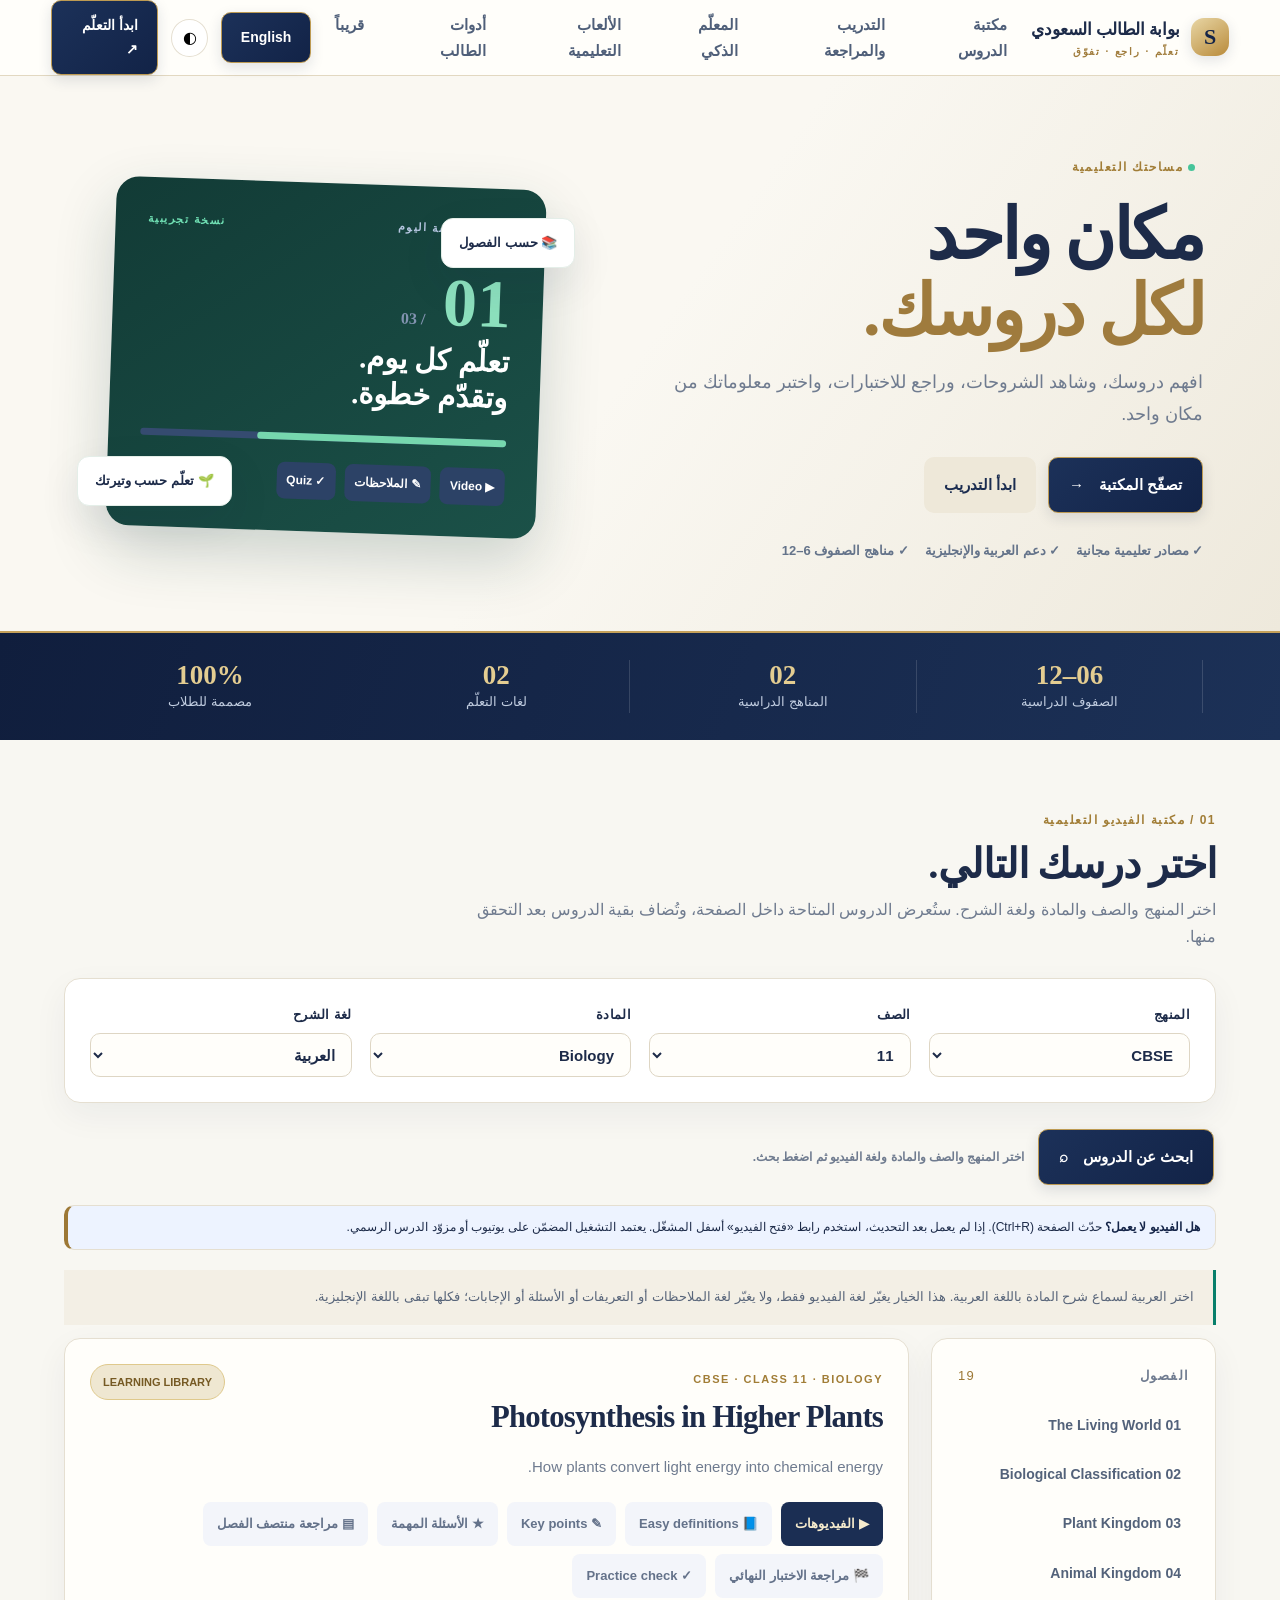
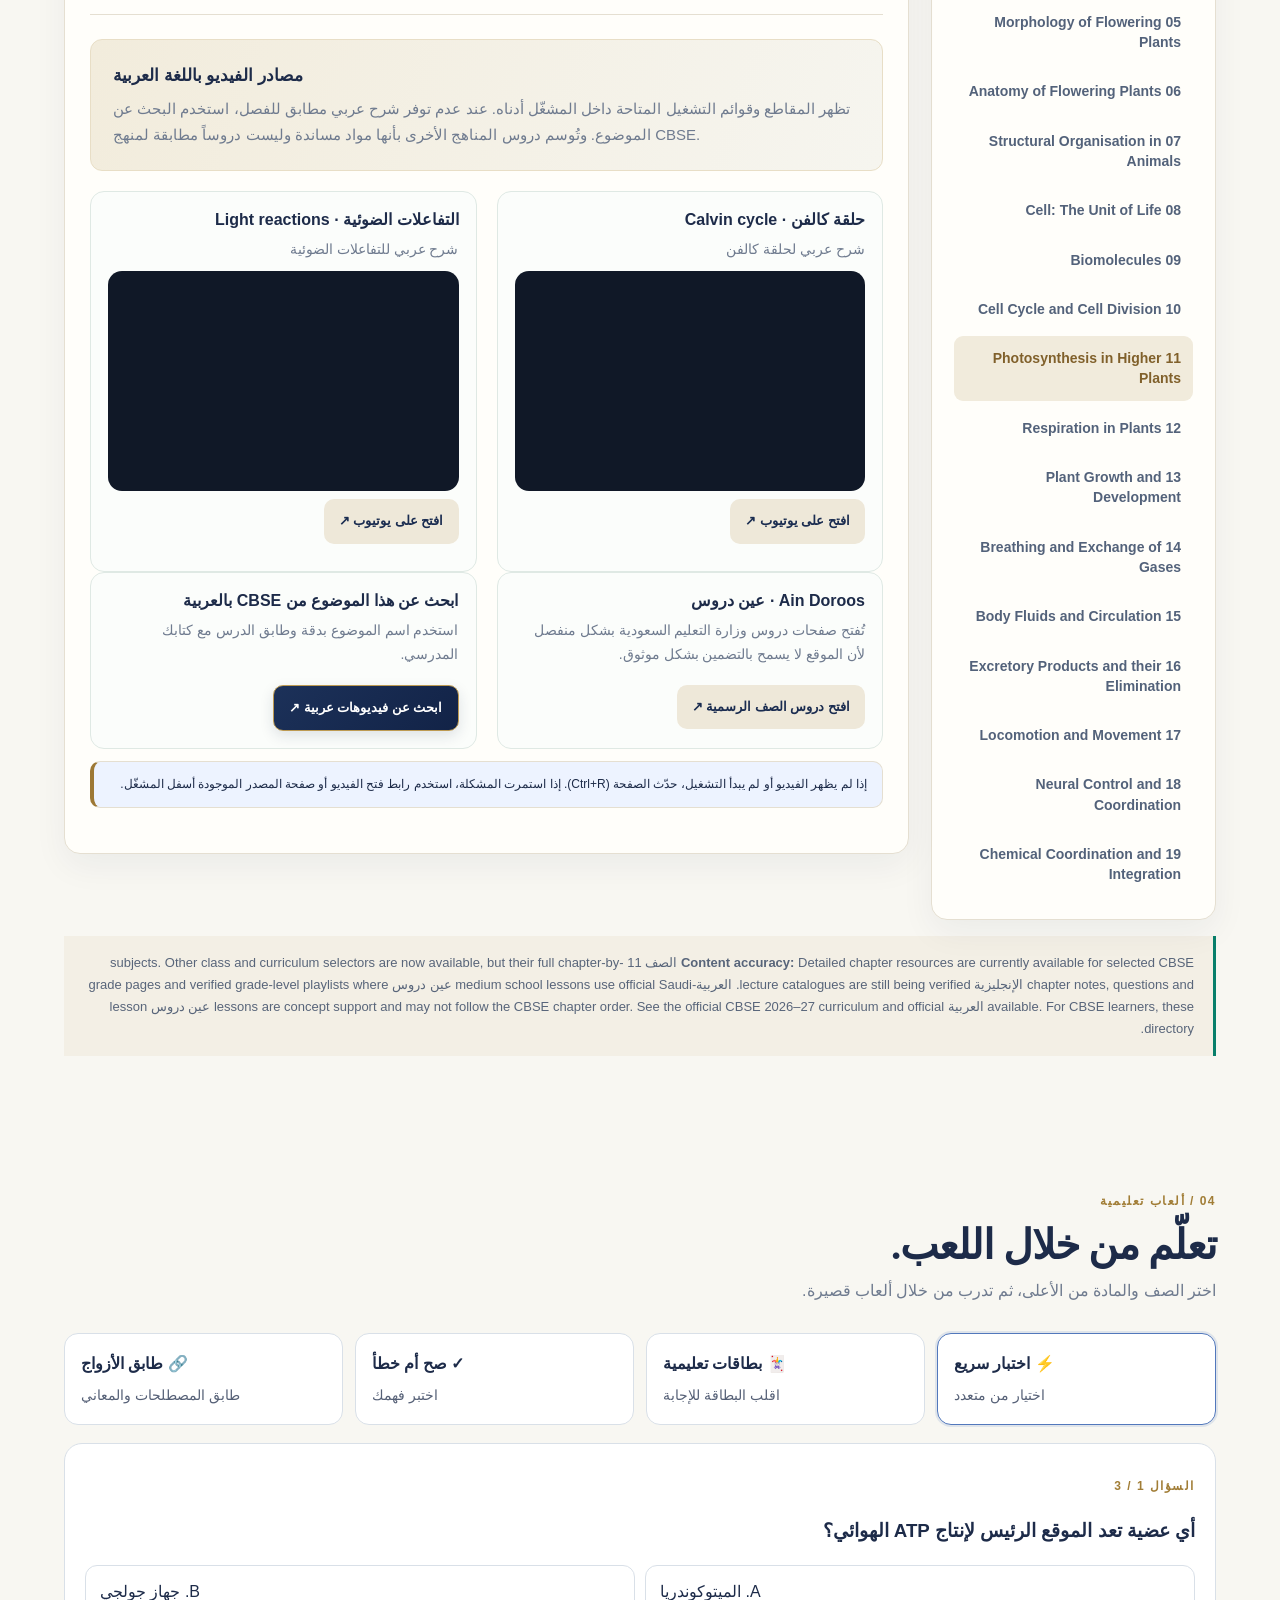
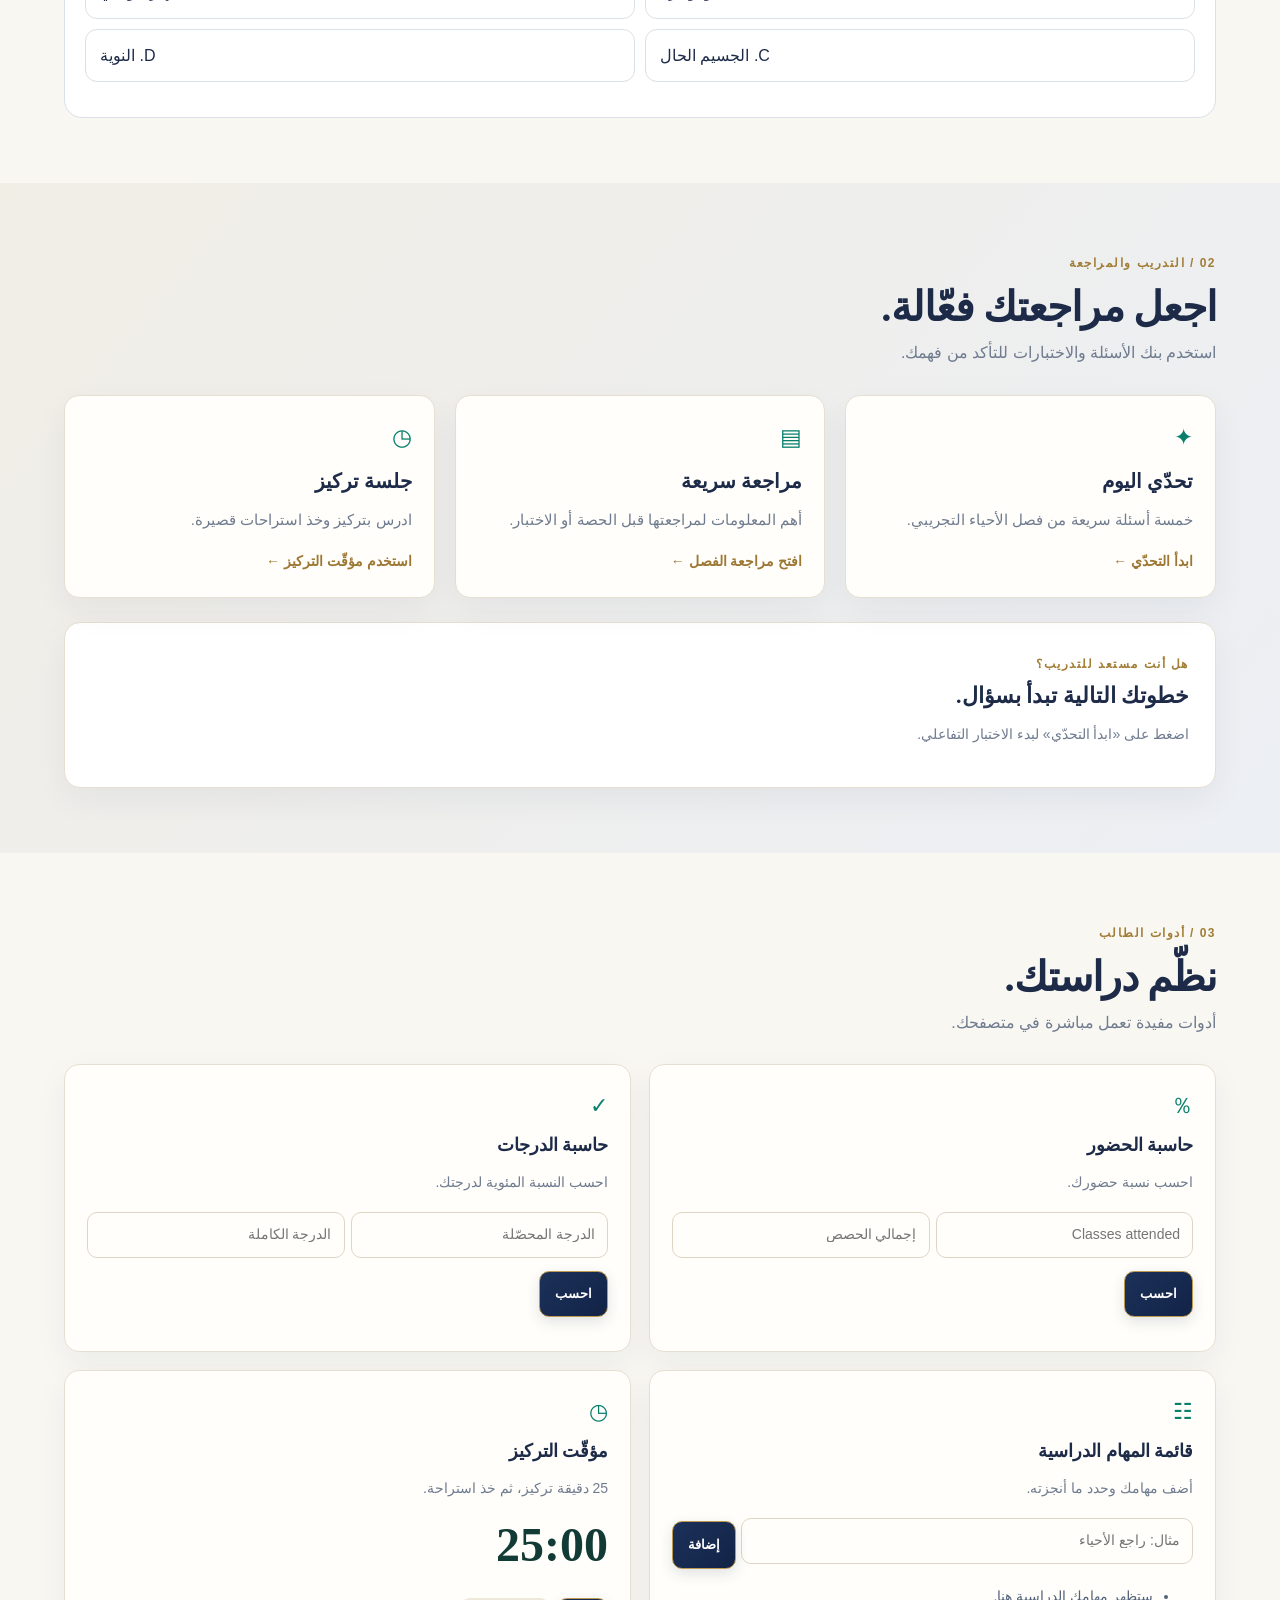
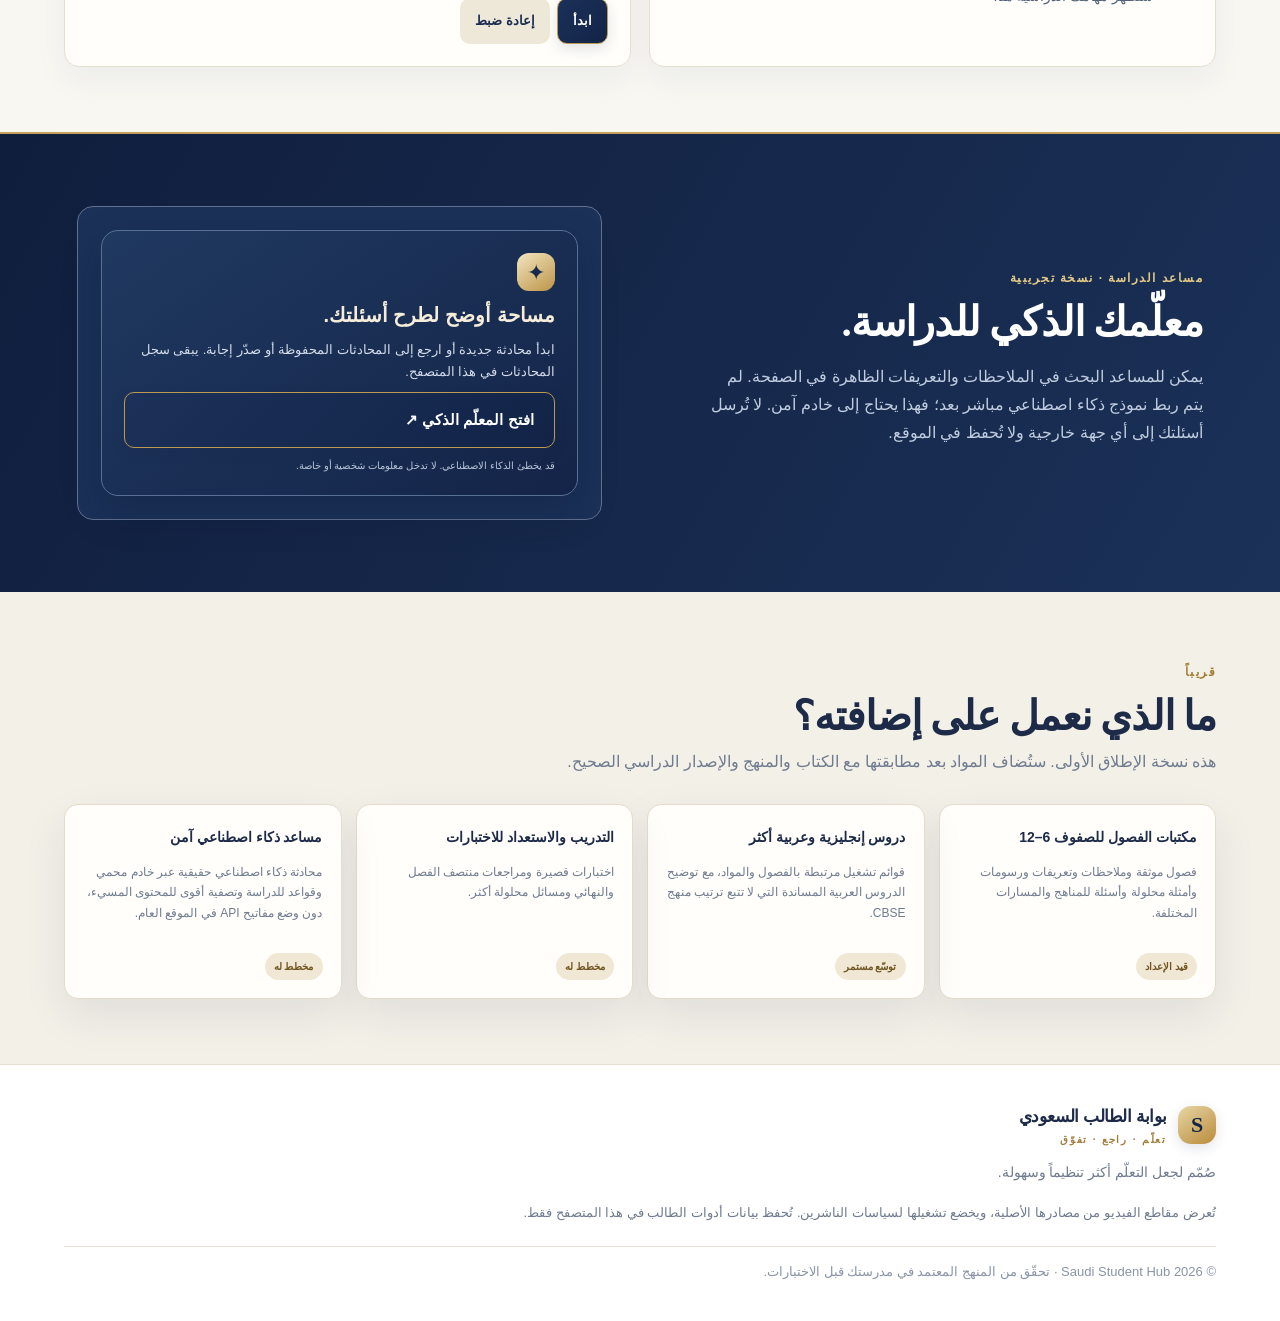
<file: index.html>
<!doctype html>
<html lang="ar" dir="rtl">
<head>
<script async src="https://pagead2.googlesyndication.com/pagead/js/adsbygoogle.js?client=ca-pub-2310351676273957"
     crossorigin="anonymous"></script>
<meta charset="utf-8"><meta name="viewport" content="width=device-width,initial-scale=1"><meta http-equiv="Content-Security-Policy" content="default-src 'self'; script-src 'self' https://pagead2.googlesyndication.com; style-src 'self' 'unsafe-inline'; font-src 'self' data:; img-src 'self' data: https:; frame-src https://www.youtube-nocookie.com https://youtube-nocookie.com https://www.youtube.com https://youtube.com https://www.ientv.edu.sa; connect-src 'self'; object-src 'none'; base-uri 'self'; form-action 'self'; upgrade-insecure-requests"><meta name="referrer" content="strict-origin-when-cross-origin">
<meta name="description" content="Saudi Student Hub: organised chapter lessons, embedded videos, notes, revision and practice.">
<title>بوابة الطالب السعودي | تعلّم وراجع وتفوّق</title><link rel="stylesheet" href="style.css">
</head>
<body>
<header class="topbar"><a class="brand" href="#home"><span class="brandmark">S</span><span>بوابة الطالب السعودي<small>تعلّم · راجع · تفوّق</small></span></a><nav><a href="#library">مكتبة الدروس</a><a href="#practice">التدريب والمراجعة</a><a href="ai-tutor.html?lang=ar">المعلّم الذكي</a><a href="#games">الألعاب التعليمية</a><a href="#tools">أدوات الطالب</a><a href="#comingSoon">قريباً</a></nav><div class="top-actions"><a class="primary-link" href="index-en.html">English</a><button id="themeToggle" class="icon-btn" aria-label="تغيير المظهر">◐</button><a class="primary-link" href="#library">ابدأ التعلّم ↗</a></div></header>
<main id="home">
<section class="hero"><div class="hero-copy"><span class="eyebrow"><i></i> مساحتك التعليمية</span><h1>مكان واحد<br><em>لكل دروسك.</em></h1><p>افهم دروسك، وشاهد الشروحات، وراجع للاختبارات، واختبر معلوماتك من مكان واحد.</p><div class="hero-actions"><a class="btn primary" href="#library">تصفّح المكتبة <b>→</b></a><a class="btn secondary" href="#practice">ابدأ التدريب</a></div><div class="hero-meta"><span>✓ مصادر تعليمية مجانية</span><span>✓ دعم العربية والإنجليزية</span><span>✓ مناهج الصفوف 6–12</span></div></div><div class="hero-art"><div class="art-card"><div class="art-head"><span>✦ خطة دراسة اليوم</span><span class="status">نسخة تجريبية</span></div><div class="art-number">01 <small>/ 03</small></div><h3>تعلّم كل يوم.<br>وتقدّم خطوة.</h3><div class="art-progress"><span></span></div><div class="art-tags"><b>▶ Video</b><b>✎ Notes</b><b>✓ Quiz</b></div></div><div class="bubble bubble-one">📚 حسب الفصول</div><div class="bubble bubble-two">🌱 تعلّم حسب وتيرتك</div></div></section>
<section class="stats"><div><b>06–12</b><span>الصفوف الدراسية</span></div><div><b>02</b><span>المناهج الدراسية</span></div><div><b>02</b><span>لغات التعلّم</span></div><div><b>100%</b><span>مصممة للطلاب</span></div></section>
<section id="library" class="section"><div class="section-title"><div><span class="eyebrow">01 / مكتبة الفيديو التعليمية</span><h2>اختر درسك التالي.</h2><p>اختر المنهج والصف والمادة ولغة الشرح. ستُعرض الدروس المتاحة داخل الصفحة، وتُضاف بقية الدروس بعد التحقق منها.</p></div></div>
<div class="selector-panel"><label>المنهج<select id="curriculum"><option value="CBSE">CBSE</option><option value="Saudi curriculum">المنهج السعودي</option></select></label><label>الصف<select id="classSelect"><option>6</option><option>7</option><option>8</option><option>9</option><option>10</option><option selected>11</option><option>12</option></select></label><label id="saudiPathwayLabel" hidden>المسار الدراسي<select id="saudiPathwaySelect"><option value="Common First Year">السنة الأولى المشتركة</option><option value="General Pathway">المسار العام</option><option value="Health and Life Pathway">مسار الصحة والحياة</option><option value="Islamic Studies Pathway">مسار الدراسات الإسلامية</option><option value="Business Administration Pathway">مسار إدارة الأعمال</option><option value="Computer Science and Engineering Pathway">مسار علوم الحاسب والهندسة</option></select></label><label>المادة<select id="subjectSelect"><option>Biology</option><option>Chemistry</option><option>Physics</option><option>Mathematics</option><option value="English">الإنجليزية</option><option value="Arabic">العربية</option></select></label><label>لغة الشرح<select id="languageSelect"><option value="English">الإنجليزية</option><option value="Arabic">العربية</option></select></label></div><div class="selector-search-row"><button id="searchLessons" class="btn primary" type="button">ابحث عن الدروس <span aria-hidden="true">⌕</span></button><p id="searchStatus" class="search-status" role="status" aria-live="polite">اختر المنهج والصف والمادة ولغة الفيديو ثم اضغط بحث.</p></div>
<p class="video-refresh-note" role="note"><b>هل الفيديو لا يعمل؟</b> حدّث الصفحة (Ctrl+R). إذا لم يعمل بعد التحديث، استخدم رابط «فتح الفيديو» أسفل المشغّل. يعتمد التشغيل المضمّن على يوتيوب أو مزوّد الدرس الرسمي.</p>
<p class="scope-note">اختر العربية لسماع شرح المادة باللغة العربية. هذا الخيار يغيّر لغة الفيديو فقط، ولا يغيّر لغة الملاحظات أو التعريفات أو الأسئلة أو الإجابات؛ فكلها تبقى باللغة الإنجليزية.</p>
<div class="learning-layout"><aside class="chapter-panel"><div class="panel-heading"><b>الفصول</b><span id="chapterCount">08</span></div><div id="chapterList"></div></aside><article id="chapterArea" class="chapter-area" aria-live="polite"></article></div>
<div class="scope-note"><b>Content accuracy:</b> Detailed chapter resources are currently available for selected CBSE الصف 11 subjects. Other class and curriculum selectors are now available, but their full chapter-by-chapter notes, questions and الإنجليزية lecture catalogues are still being verified. العربية-medium school lessons use official Saudi عين دروس grade pages and verified grade-level playlists where available. For CBSE learners, these العربية lessons are concept support and may not follow the CBSE chapter order. See the <a href="https://cbseacademic.nic.in/curriculum_2027.html" target="_blank" rel="noopener">official CBSE 2026–27 curriculum</a> and <a href="https://www.ientv.edu.sa/ar/doros" target="_blank" rel="noopener">official عين دروس lesson directory</a>.</div>
</section>
<section id="practice" class="section practice-section"><div class="section-title"><div><span class="eyebrow">02 / التدريب والمراجعة</span><h2>اجعل مراجعتك فعّالة.</h2><p>استخدم بنك الأسئلة والاختبارات للتأكد من فهمك.</p></div></div><div class="practice-grid"><div class="practice-card"><span class="card-icon">✦</span><h3>تحدّي اليوم</h3><p>خمسة أسئلة سريعة من فصل الأحياء التجريبي.</p><button class="text-btn" id="dailyQuiz">ابدأ التحدّي ←</button></div><div class="practice-card"><span class="card-icon">▤</span><h3>مراجعة سريعة</h3><p>أهم المعلومات لمراجعتها قبل الحصة أو الاختبار.</p><a class="text-btn" href="#library">افتح مراجعة الفصل ←</a></div><div class="practice-card"><span class="card-icon">◷</span><h3>جلسة تركيز</h3><p>ادرس بتركيز وخذ استراحات قصيرة.</p><a class="text-btn" href="#tools">استخدم مؤقّت التركيز ←</a></div></div><div id="quizArea" class="quiz-area"><div><span class="eyebrow">هل أنت مستعد للتدريب؟</span><h3>خطوتك التالية تبدأ بسؤال.</h3><p>اضغط على «ابدأ التحدّي» لبدء الاختبار التفاعلي.</p></div></div></section>
<section id="tools" class="section tools-section"><div class="section-title"><div><span class="eyebrow">03 / أدوات الطالب</span><h2>نظّم دراستك.</h2><p>أدوات مفيدة تعمل مباشرة في متصفحك.</p></div></div><div class="tools-grid"><div class="tool-card"><span class="tool-symbol">％</span><h3>حاسبة الحضور</h3><p>احسب نسبة حضورك.</p><div class="two-inputs"><input id="attended" type="number" min="0" placeholder="Classes attended"><input id="total" type="number" min="1" placeholder="إجمالي الحصص"></div><button class="btn primary small" id="attendanceBtn">احسب</button><output id="attendanceResult"></output></div><div class="tool-card"><span class="tool-symbol">✓</span><h3>حاسبة الدرجات</h3><p>احسب النسبة المئوية لدرجتك.</p><div class="two-inputs"><input id="marks" type="number" min="0" placeholder="الدرجة المحصّلة"><input id="outOf" type="number" min="1" placeholder="الدرجة الكاملة"></div><button class="btn primary small" id="marksBtn">احسب</button><output id="marksResult"></output></div><div class="tool-card"><span class="tool-symbol">☷</span><h3>قائمة المهام الدراسية</h3><p>أضف مهامك وحدد ما أنجزته.</p><form id="taskForm" class="task-form"><input id="taskInput" placeholder="مثال: راجع الأحياء" maxlength="80" required><button class="btn primary small">إضافة</button></form><ul id="taskList"></ul></div><div class="tool-card"><span class="tool-symbol">◷</span><h3>مؤقّت التركيز</h3><p>25 دقيقة تركيز، ثم خذ استراحة.</p><div id="timer">25:00</div><div class="timer-buttons"><button id="timerStart" class="btn primary small">ابدأ</button><button id="timerReset" class="btn secondary small">إعادة ضبط</button></div></div></div></section>
<section class="assistant"><div><span class="eyebrow">مساعد الدراسة · نسخة تجريبية</span><h2>افهم الدرس الذي تذاكره.</h2><p>يمكن للمساعد البحث في الملاحظات والتعريفات الظاهرة في الصفحة. لم يتم ربط نموذج ذكاء اصطناعي مباشر بعد؛ فهذا يحتاج إلى خادم آمن. لا تُرسل أسئلتك إلى أي جهة خارجية ولا تُحفظ في الموقع.</p></div>
<div class="chat-preview" id="studyAssistant"><div class="chat-title">✦ مساعد الدراسة <small>يعمل محلياً · بحث داخل الدرس</small></div>
<form id="assistantForm" class="assistant-form"><label for="assistantInput">اكتب سؤالاً عن الفصل المحدد</label><textarea id="assistantInput" maxlength="500" rows="3" placeholder="Example: What is photosynthesis?"></textarea><button class="btn primary small" type="submit">اسأل المساعد</button></form>
<p id="assistantOutput" class="assistant-output" role="status" aria-live="polite">اختر فصلاً وافتح الملاحظات أو التعريفات، ثم اسأل عن مصطلح أو فكرة. ستكون الإجابات التعليمية باللغة الإنجليزية.</p>
<small class="assistant-safety">للدراسة فقط. تُحظر العبارات المسيئة الشائعة. لا تكتب كلمات المرور أو المعلومات الشخصية.</small></div></section>
<section class="section roadmap" id="comingSoon"><div class="section-title"><div><span class="eyebrow">قريباً</span><h2>ما الذي نعمل على إضافته؟</h2><p>هذه نسخة الإطلاق الأولى. ستُضاف المواد بعد مطابقتها مع الكتاب والمنهج والإصدار الدراسي الصحيح.</p></div></div>
<div class="roadmap-grid">
<article class="roadmap-card"><b>مكتبات الفصول للصفوف 6–12</b><p>فصول موثقة وملاحظات وتعريفات ورسومات وأمثلة محلولة وأسئلة للمناهج والمسارات المختلفة.</p><span>قيد الإعداد</span></article>
<article class="roadmap-card"><b>دروس إنجليزية وعربية أكثر</b><p>قوائم تشغيل مرتبطة بالفصول والمواد، مع توضيح الدروس العربية المساندة التي لا تتبع ترتيب منهج CBSE.</p><span>توسّع مستمر</span></article>
<article class="roadmap-card"><b>التدريب والاستعداد للاختبارات</b><p>اختبارات قصيرة ومراجعات منتصف الفصل والنهائي ومسائل محلولة أكثر.</p><span>مخطط له</span></article>
<article class="roadmap-card"><b>مساعد ذكاء اصطناعي آمن</b><p>محادثة ذكاء اصطناعي حقيقية عبر خادم محمي وقواعد للدراسة وتصفية أقوى للمحتوى المسيء، دون وضع مفاتيح API في الموقع العام.</p><span>مخطط له</span></article>
</div></section>
</main><footer><a class="brand" href="#home"><span class="brandmark">S</span><span>بوابة الطالب السعودي<small>تعلّم · راجع · تفوّق</small></span></a><p>صُمّم لجعل التعلّم أكثر تنظيماً وسهولة.</p><small>تُعرض مقاطع الفيديو من مصادرها الأصلية، ويخضع تشغيلها لسياسات الناشرين. تُحفظ بيانات أدوات الطالب في هذا المتصفح فقط.</small><div class="footer-bottom">© <span id="year"></span> Saudi Student Hub · تحقّق من المنهج المعتمد في مدرستك قبل الاختبارات.</div></footer>
<script src="script.js"></script>
<script src="curriculum-expansion.js"></script>
<script src="student-features.js"></script></body></html>
</file>
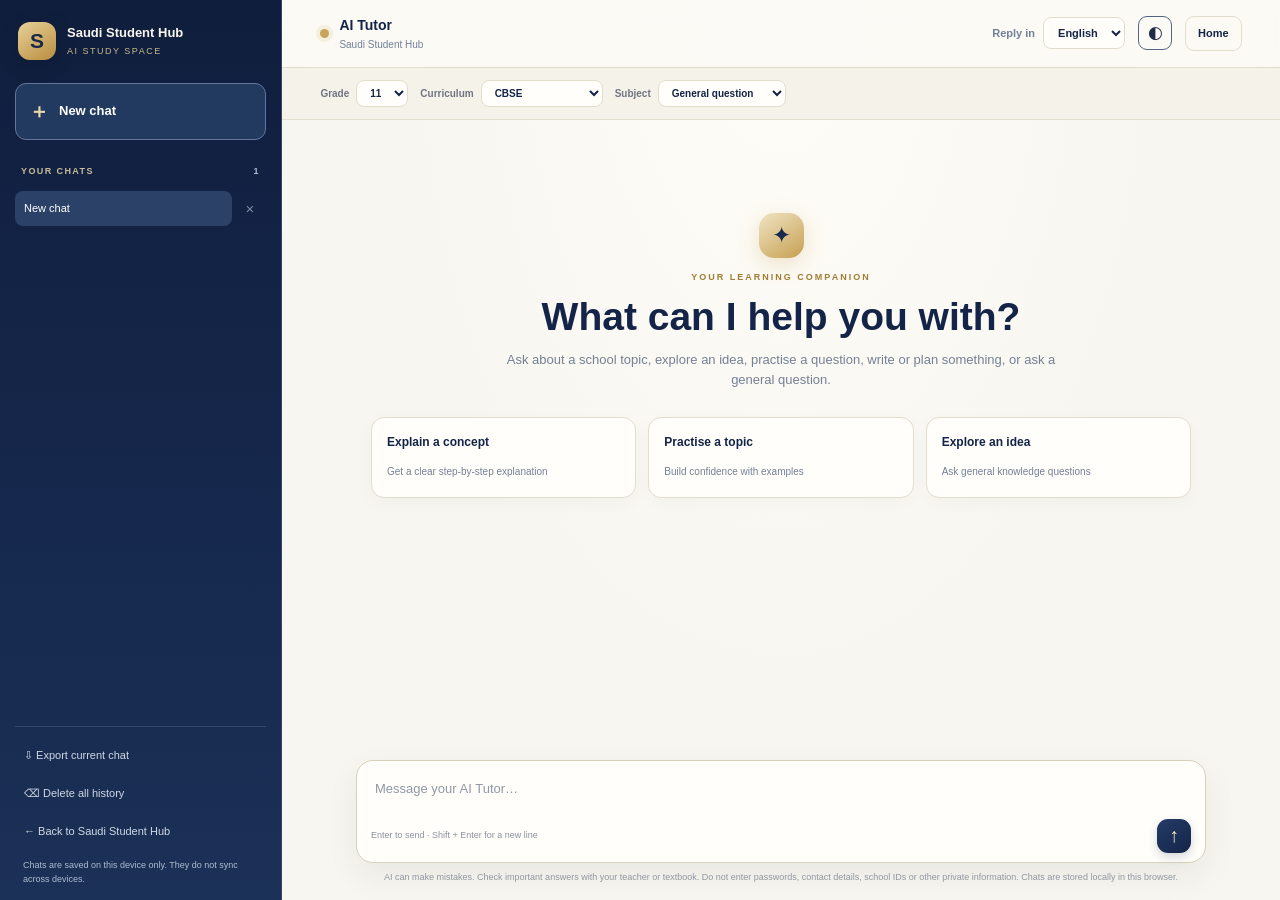
<file: ai-tutor.html>
<!doctype html>
<html lang="en" dir="ltr">
<head>
<meta charset="utf-8"><meta name="viewport" content="width=device-width, initial-scale=1">
<meta http-equiv="Content-Security-Policy" content="default-src 'self'; script-src 'self'; style-src 'self' 'unsafe-inline'; img-src 'self' data:; connect-src 'self'; object-src 'none'; base-uri 'self'; form-action 'self'; upgrade-insecure-requests">
<meta name="referrer" content="strict-origin-when-cross-origin">
<meta name="description" content="Chat with the Saudi Student Hub AI Tutor in English or Arabic.">
<title>AI Tutor | Saudi Student Hub</title><link rel="stylesheet" href="tutor.css">
</head>
<body class="tutor-page">
<div class="app-shell">
<aside class="sidebar" id="sidebar">
  <div class="sidebar-top"><a class="side-brand" href="index-en.html"><span class="brand-icon">S</span><span><b>Saudi Student Hub</b><small>AI STUDY SPACE</small></span></a><button class="icon-button mobile-close" id="closeSidebar" type="button">×</button></div>
  <button class="new-chat-button" id="newChat" type="button"><span>＋</span> New chat</button>
  <div class="history-heading"><span>YOUR CHATS</span><span id="historyCount">0</span></div>
  <div class="history-list" id="historyList" aria-label="Saved conversations"></div>
  <div class="sidebar-bottom"><button class="sidebar-action" id="exportChat" type="button">⇩ Export current chat</button><button class="sidebar-action danger" id="clearHistory" type="button">⌫ Delete all history</button><a class="sidebar-home" href="index-en.html">← Back to Saudi Student Hub</a><p class="local-save-note">Chats are saved on this device only. They do not sync across devices.</p></div>
</aside>
<main class="chat-main">
  <header class="chat-topbar"><div class="topbar-left"><button class="icon-button mobile-menu" id="openSidebar" type="button">☰</button><div class="page-identity"><span class="gold-dot"></span><span>AI Tutor <small>Saudi Student Hub</small></span></div></div>
    <div class="topbar-actions"><label class="language-control"><span>Reply in</span><select id="answerLanguage"><option value="English">English</option><option value="Arabic">العربية</option></select></label><button class="icon-button" id="themeToggle" type="button">◐</button><a class="home-link" href="index-en.html">Home</a></div>
  </header>
  <section class="context-bar" aria-label="Optional learning context">
    <label>Grade <select id="tutorGrade"><option>6</option><option>7</option><option>8</option><option>9</option><option>10</option><option selected>11</option><option>12</option></select></label>
    <label>Curriculum <select id="tutorCurriculum"><option>CBSE</option><option>Saudi curriculum</option><option>General question</option></select></label>
    <label>Subject <select id="tutorSubject"><option>General question</option><option>Biology</option><option>Chemistry</option><option>Physics</option><option>Mathematics</option><option>English</option><option>Arabic</option><option>Computer Science</option></select></label>
  </section>
  <section class="conversation-area" id="conversationArea">
    <div class="welcome-panel" id="welcomePanel"><div class="welcome-emblem">✦</div><p class="eyebrow">YOUR LEARNING COMPANION</p><h1>What can I help you with?</h1><p class="welcome-copy">Ask about a school topic, explore an idea, practise a question, write or plan something, or ask a general question.</p>
      <div class="prompt-cards"><button class="prompt-card" type="button" data-prompt="Explain the equilibrium constant Kc and Kp, with a worked example."><b>Explain a concept</b><span>Get a clear step-by-step explanation</span></button><button class="prompt-card" type="button" data-prompt="Give me five practice questions about photosynthesis, with answers at the end."><b>Practise a topic</b><span>Build confidence with examples</span></button><button class="prompt-card" type="button" data-prompt="Explain black holes in simple language."><b>Explore an idea</b><span>Ask general knowledge questions</span></button></div>
    </div>
    <div class="messages" id="messages" aria-live="polite"></div>
  </section>
  <footer class="composer-wrap"><form class="composer" id="chatForm"><textarea id="chatInput" rows="1" maxlength="3000" placeholder="Message your AI Tutor…" aria-label="Message your AI Tutor"></textarea><div class="composer-bottom"><span class="composer-hint">Enter to send · Shift + Enter for a new line</span><button class="send-button" id="sendButton" type="submit" aria-label="Send message">↑</button></div></form><p class="disclaimer">AI can make mistakes. Check important answers with your teacher or textbook. Do not enter passwords, contact details, school IDs or other private information. Chats are stored locally in this browser.</p></footer>
</main>
</div>
<div class="mobile-scrim" id="mobileScrim"></div>
<script src="tutor-app.js"></script>
</body></html>
</file>
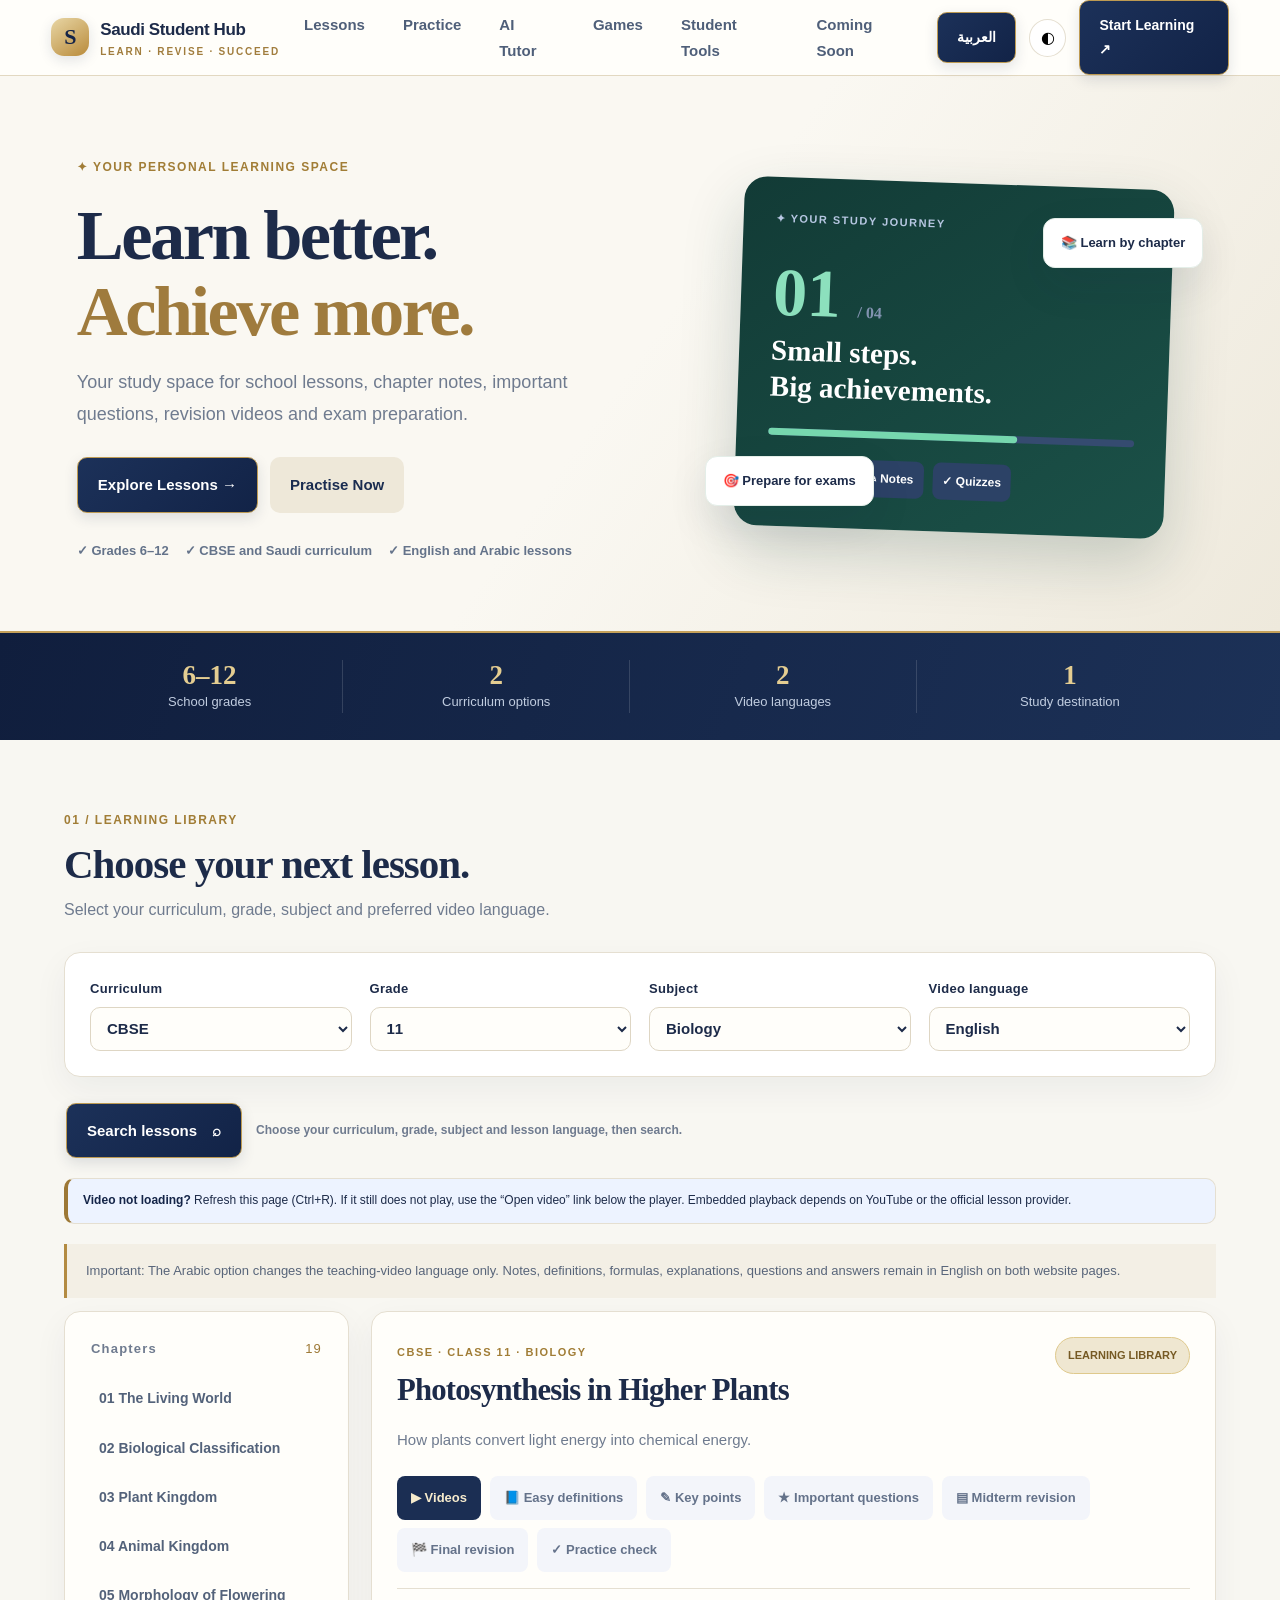
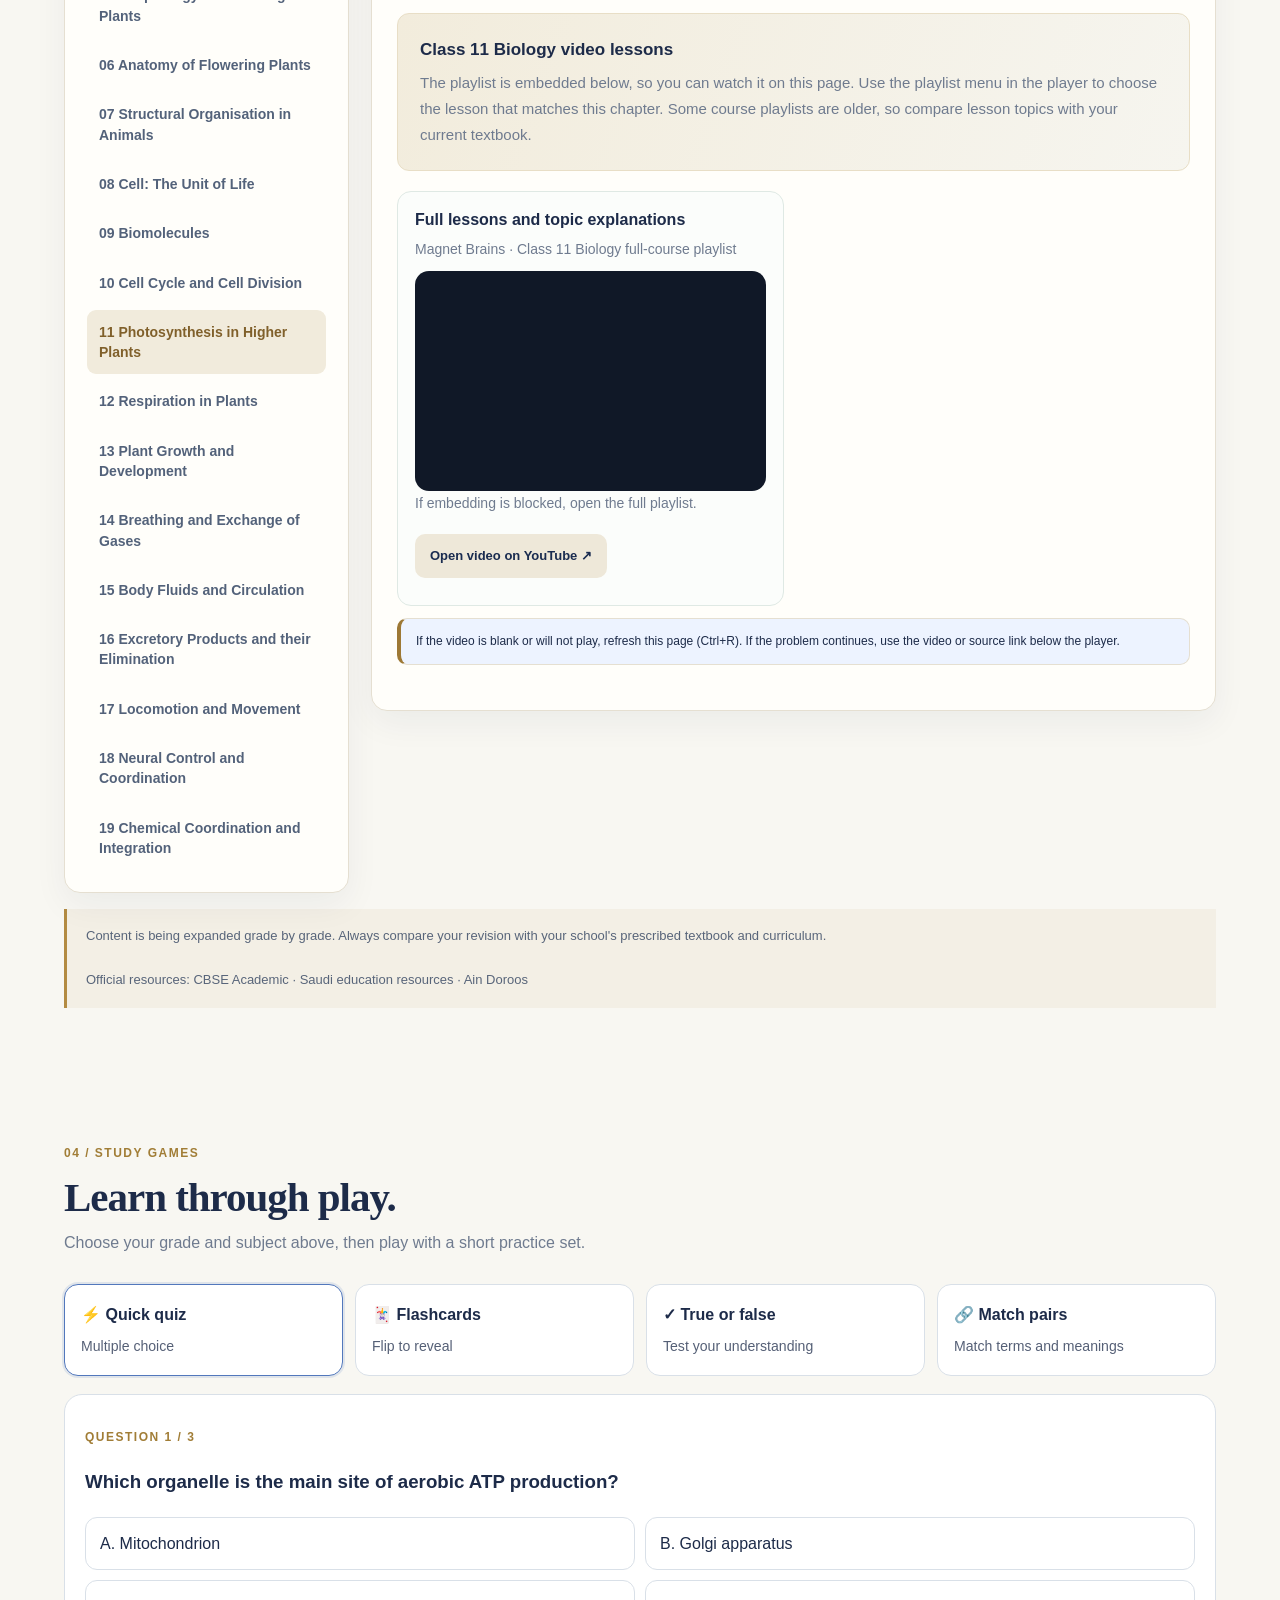
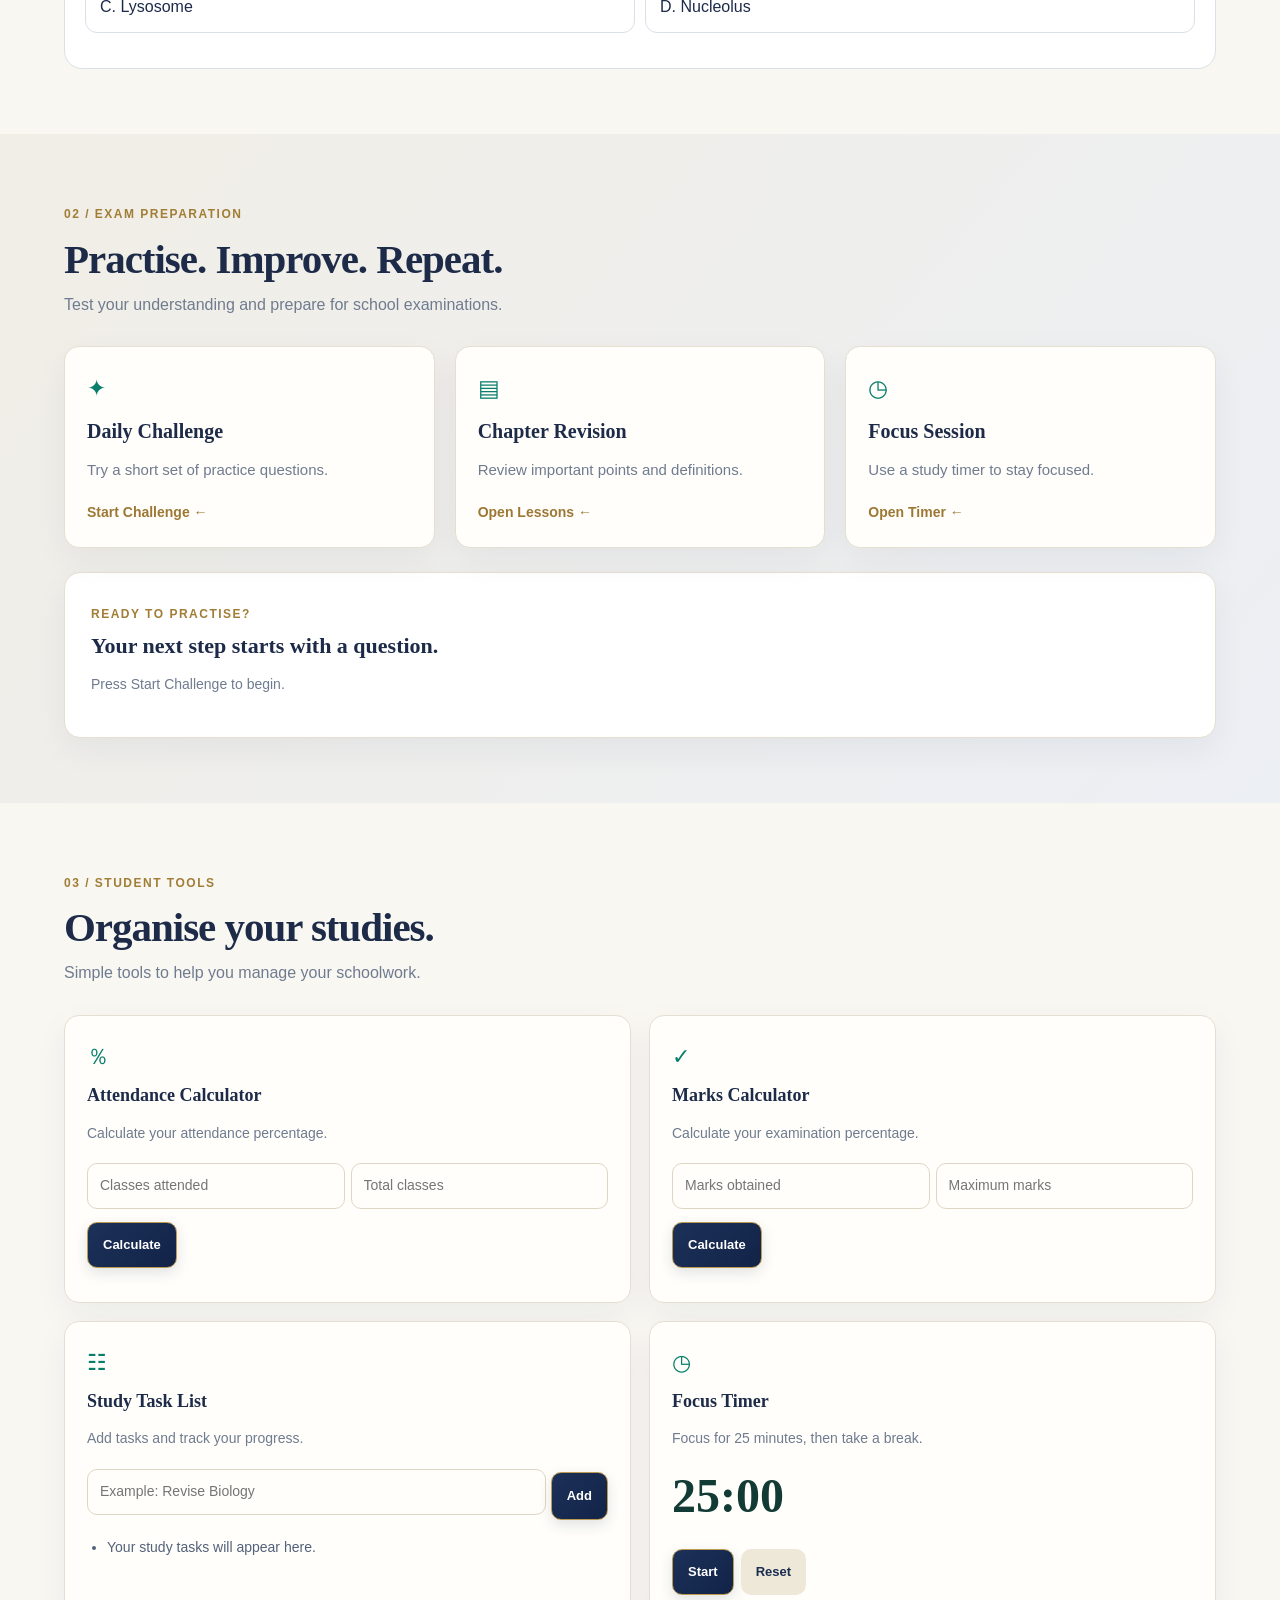
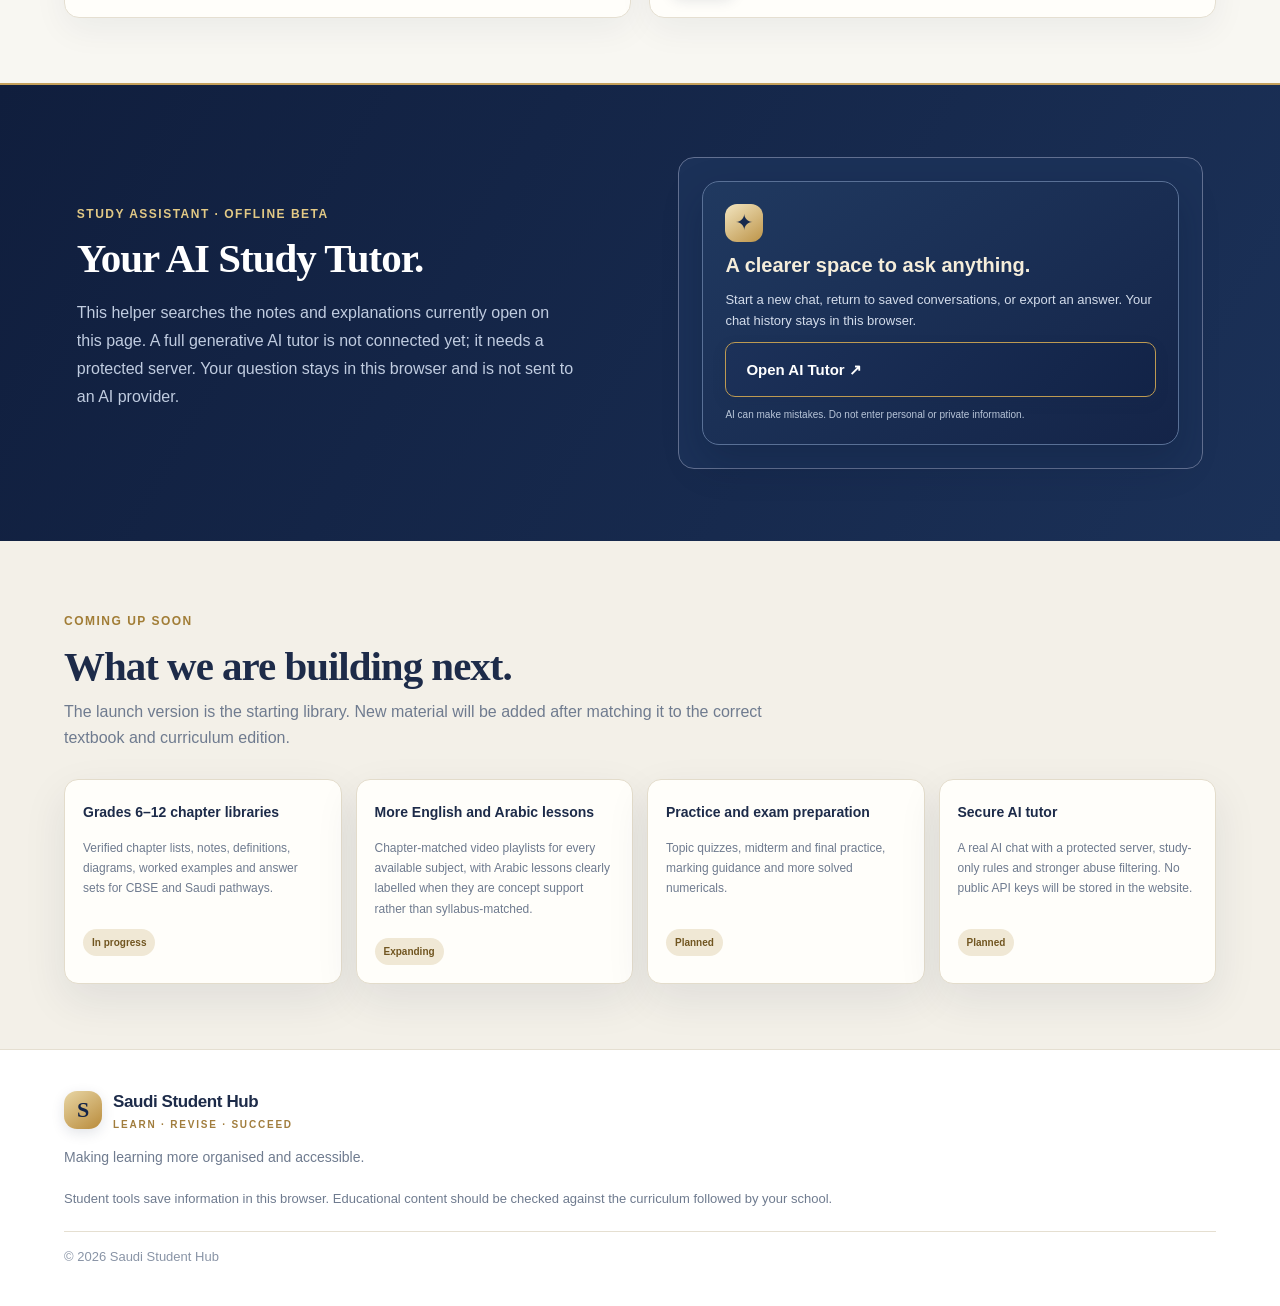
<file: index-en.html>
<!DOCTYPE html>
<html lang="en" dir="ltr">
<head>
  <script async src="https://pagead2.googlesyndication.com/pagead/js/adsbygoogle.js?client=ca-pub-2310351676273957"
     crossorigin="anonymous"></script>
  <meta charset="UTF-8">
  <meta name="viewport" content="width=device-width, initial-scale=1.0">
  <meta http-equiv="Content-Security-Policy" content="default-src 'self'; script-src 'self' https://pagead2.googlesyndication.com; style-src 'self' 'unsafe-inline'; font-src 'self' data:; img-src 'self' data: https:; frame-src https://www.youtube-nocookie.com https://youtube-nocookie.com https://www.youtube.com https://youtube.com https://www.ientv.edu.sa; connect-src 'self'; object-src 'none'; base-uri 'self'; form-action 'self'; upgrade-insecure-requests">
  <meta name="referrer" content="strict-origin-when-cross-origin">
  <meta name="description" content="Saudi Student Hub — lessons, notes, revision, quizzes and student tools for Grades 6–12.">
  <title>Saudi Student Hub | Learn, Revise, Succeed</title>
  <link rel="stylesheet" href="style.css">
</head>
<body>

<header class="topbar">
  <a class="brand" href="#home">
    <span class="brandmark">S</span>
    <span>Saudi Student Hub<small>LEARN · REVISE · SUCCEED</small></span>
  </a>

  <nav>
    <a href="#library">Lessons</a>
    <a href="#practice">Practice</a>
    <a href="ai-tutor.html">AI Tutor</a>
    <a href="#games">Games</a>
    <a href="#tools">Student Tools</a>
    <a href="#comingSoon">Coming Soon</a>
  </nav>

  <div class="top-actions">
    <a class="primary-link" href="index.html">العربية</a>
    <button id="themeToggle" class="icon-btn" aria-label="Toggle dark mode">◐</button>
    <a class="primary-link" href="#library">Start Learning ↗</a>
  </div>
</header>

<main id="home">

  <section class="hero">
    <div class="hero-copy">
      <span class="eyebrow">✦ YOUR PERSONAL LEARNING SPACE</span>
      <h1>Learn better.<br><em>Achieve more.</em></h1>
      <p>
        Your study space for school lessons, chapter notes, important
        questions, revision videos and exam preparation.
      </p>
      <div class="hero-actions">
        <a class="btn primary" href="#library">Explore Lessons →</a>
        <a class="btn secondary" href="#practice">Practise Now</a>
      </div>
      <div class="hero-meta">
        <span>✓ Grades 6–12</span>
        <span>✓ CBSE and Saudi curriculum</span>
        <span>✓ English and Arabic lessons</span>
      </div>
    </div>

    <div class="hero-art">
      <div class="art-card">
        <div class="art-head">
          <span>✦ YOUR STUDY JOURNEY</span>
          <span class="status">BETA LIVE</span>
        </div>
        <div class="art-number">01 <small>/ 04</small></div>
        <h3>Small steps.<br>Big achievements.</h3>
        <div class="art-progress"><span></span></div>
        <div class="art-tags">
          <b>▶ Lessons</b><b>✎ Notes</b><b>✓ Quizzes</b>
        </div>
      </div>
      <div class="bubble bubble-one">📚 Learn by chapter</div>
      <div class="bubble bubble-two">🎯 Prepare for exams</div>
    </div>
  </section>

  <section class="stats">
    <div><b>6–12</b><span>School grades</span></div>
    <div><b>2</b><span>Curriculum options</span></div>
    <div><b>2</b><span>Video languages</span></div>
    <div><b>1</b><span>Study destination</span></div>
  </section>

  <!-- LESSON LIBRARY -->
  <section id="library" class="section">
    <div class="section-title">
      <div>
        <span class="eyebrow">01 / LEARNING LIBRARY</span>
        <h2>Choose your next lesson.</h2>
        <p>Select your curriculum, grade, subject and preferred video language.</p>
      </div>
    </div>

    <div class="selector-panel">
      <label>
        Curriculum
        <select id="curriculum">
          <option value="CBSE">CBSE</option>
          <option value="Saudi curriculum">Saudi curriculum</option>
        </select>
      </label>

      <label>
        Grade
        <select id="classSelect">
          <option>6</option><option>7</option><option>8</option>
          <option>9</option><option>10</option>
          <option selected>11</option><option>12</option>
        </select>
      </label>
      <label id="saudiPathwayLabel" hidden>
        Saudi secondary pathway
        <select id="saudiPathwaySelect">
          <option value="Common First Year">Common First Year</option>
          <option value="General Pathway">General Pathway</option>
          <option value="Health and Life Pathway">Health and Life Pathway</option>
          <option value="Islamic Studies Pathway">Islamic Studies Pathway</option>
          <option value="Business Administration Pathway">Business Administration Pathway</option>
          <option value="Computer Science and Engineering Pathway">Computer Science and Engineering Pathway</option>
        </select>
      </label>

      <label>
        Subject
        <select id="subjectSelect">
          <option>Biology</option>
          <option>Chemistry</option>
          <option>Physics</option>
          <option>Mathematics</option>
          <option>English</option>
          <option>Arabic</option>
        </select>
      </label>

      <label>
        Video language
        <select id="languageSelect">
          <option value="English">English</option>
          <option value="Arabic">Arabic</option>
        </select>
      </label>
    </div>
    <div class="selector-search-row"><button id="searchLessons" class="btn primary" type="button">Search lessons <span aria-hidden="true">⌕</span></button><p id="searchStatus" class="search-status" role="status" aria-live="polite">Choose your curriculum, grade, subject and lesson language, then search.</p></div>
    <p class="video-refresh-note" role="note"><b>Video not loading?</b> Refresh this page (Ctrl+R). If it still does not play, use the “Open video” link below the player. Embedded playback depends on YouTube or the official lesson provider.</p>

    <p class="scope-note">
      Important: The Arabic option changes the teaching-video language only.
      Notes, definitions, formulas, explanations, questions and answers remain
      in English on both website pages.
    </p>

    <div class="learning-layout">
      <aside class="chapter-panel">
        <div class="panel-heading">
          <b>Chapters</b>
          <span id="chapterCount">—</span>
        </div>
        <div id="chapterList"></div>
      </aside>

      <article id="chapterArea" class="chapter-area" aria-live="polite">
        <h3>Choose a subject to begin</h3>
        <p>Your available chapters and lessons will appear here.</p>
      </article>
    </div>

    <div class="scope-note">
      Content is being expanded grade by grade. Always compare your revision
      with your school's prescribed textbook and curriculum.
      <br><br>
      Official resources:
      <a href="https://cbseacademic.nic.in/" target="_blank" rel="noopener">CBSE Academic</a>
      ·
      <a href="https://www.ien.edu.sa/" target="_blank" rel="noopener">Saudi education resources</a>
      ·
      <a href="https://www.ientv.edu.sa/ar/doros" target="_blank" rel="noopener">Ain Doroos</a>
    </div>
  </section>

  <!-- PRACTICE -->
  <section id="practice" class="section practice-section">
    <div class="section-title">
      <div>
        <span class="eyebrow">02 / EXAM PREPARATION</span>
        <h2>Practise. Improve. Repeat.</h2>
        <p>Test your understanding and prepare for school examinations.</p>
      </div>
    </div>

    <div class="practice-grid">
      <div class="practice-card">
        <span class="card-icon">✦</span>
        <h3>Daily Challenge</h3>
        <p>Try a short set of practice questions.</p>
        <button class="text-btn" id="dailyQuiz">Start Challenge ←</button>
      </div>

      <div class="practice-card">
        <span class="card-icon">▤</span>
        <h3>Chapter Revision</h3>
        <p>Review important points and definitions.</p>
        <a class="text-btn" href="#library">Open Lessons ←</a>
      </div>

      <div class="practice-card">
        <span class="card-icon">◷</span>
        <h3>Focus Session</h3>
        <p>Use a study timer to stay focused.</p>
        <a class="text-btn" href="#tools">Open Timer ←</a>
      </div>
    </div>

    <div id="quizArea" class="quiz-area">
      <div>
        <span class="eyebrow">READY TO PRACTISE?</span>
        <h3>Your next step starts with a question.</h3>
        <p>Press Start Challenge to begin.</p>
      </div>
    </div>
  </section>

  <!-- STUDENT TOOLS -->
  <section id="tools" class="section tools-section">
    <div class="section-title">
      <div>
        <span class="eyebrow">03 / STUDENT TOOLS</span>
        <h2>Organise your studies.</h2>
        <p>Simple tools to help you manage your schoolwork.</p>
      </div>
    </div>

    <div class="tools-grid">

      <div class="tool-card">
        <span class="tool-symbol">％</span>
        <h3>Attendance Calculator</h3>
        <p>Calculate your attendance percentage.</p>
        <div class="two-inputs">
          <input id="attended" type="number" min="0" placeholder="Classes attended">
          <input id="total" type="number" min="1" placeholder="Total classes">
        </div>
        <button class="btn primary small" id="attendanceBtn">Calculate</button>
        <output id="attendanceResult"></output>
      </div>

      <div class="tool-card">
        <span class="tool-symbol">✓</span>
        <h3>Marks Calculator</h3>
        <p>Calculate your examination percentage.</p>
        <div class="two-inputs">
          <input id="marks" type="number" min="0" placeholder="Marks obtained">
          <input id="outOf" type="number" min="1" placeholder="Maximum marks">
        </div>
        <button class="btn primary small" id="marksBtn">Calculate</button>
        <output id="marksResult"></output>
      </div>

      <div class="tool-card">
        <span class="tool-symbol">☷</span>
        <h3>Study Task List</h3>
        <p>Add tasks and track your progress.</p>
        <form id="taskForm" class="task-form">
          <input id="taskInput" placeholder="Example: Revise Biology" maxlength="80" required>
          <button class="btn primary small" type="submit">Add</button>
        </form>
        <ul id="taskList"></ul>
      </div>

      <div class="tool-card">
        <span class="tool-symbol">◷</span>
        <h3>Focus Timer</h3>
        <p>Focus for 25 minutes, then take a break.</p>
        <div id="timer">25:00</div>
        <div class="timer-buttons">
          <button id="timerStart" class="btn primary small">Start</button>
          <button id="timerReset" class="btn secondary small">Reset</button>
        </div>
      </div>

    </div>
  </section>

  <section class="assistant">
    <div><span class="eyebrow">STUDY ASSISTANT · OFFLINE BETA</span><h2>Get help with the lesson you are studying.</h2><p>This helper searches the notes and explanations currently open on this page. A full generative AI tutor is not connected yet; it needs a protected server. Your question stays in this browser and is not sent to an AI provider.</p></div>
    <div class="chat-preview" id="studyAssistant"><div class="chat-title">✦ Study Assistant <small>Offline beta · lesson search</small></div>
      <form id="assistantForm" class="assistant-form"><label for="assistantInput">Ask about the selected chapter</label><textarea id="assistantInput" maxlength="500" rows="3" placeholder="Example: What is photosynthesis?"></textarea><button class="btn primary small" type="submit">Ask the study helper</button></form>
      <p id="assistantOutput" class="assistant-output" role="status" aria-live="polite">Select a chapter, open Notes or Definitions, and ask about a term or concept.</p>
      <small class="assistant-safety">Study questions only. Obvious abusive language is blocked. Do not enter passwords or personal information.</small>
    </div>
  </section>
  <section class="section roadmap" id="comingSoon"><div class="section-title"><div><span class="eyebrow">COMING UP SOON</span><h2>What we are building next.</h2><p>The launch version is the starting library. New material will be added after matching it to the correct textbook and curriculum edition.</p></div></div>
    <div class="roadmap-grid">
      <article class="roadmap-card"><b>Grades 6–12 chapter libraries</b><p>Verified chapter lists, notes, definitions, diagrams, worked examples and answer sets for CBSE and Saudi pathways.</p><span>In progress</span></article>
      <article class="roadmap-card"><b>More English and Arabic lessons</b><p>Chapter-matched video playlists for every available subject, with Arabic lessons clearly labelled when they are concept support rather than syllabus-matched.</p><span>Expanding</span></article>
      <article class="roadmap-card"><b>Practice and exam preparation</b><p>Topic quizzes, midterm and final practice, marking guidance and more solved numericals.</p><span>Planned</span></article>
      <article class="roadmap-card"><b>Secure AI tutor</b><p>A real AI chat with a protected server, study-only rules and stronger abuse filtering. No public API keys will be stored in the website.</p><span>Planned</span></article>
    </div>
  </section>

</main>

<footer>
  <a class="brand" href="#home">
    <span class="brandmark">S</span>
    <span>Saudi Student Hub<small>LEARN · REVISE · SUCCEED</small></span>
  </a>
  <p>Making learning more organised and accessible.</p>
  <small>
    Student tools save information in this browser. Educational content
    should be checked against the curriculum followed by your school.
  </small>
  <div class="footer-bottom">
    © <span id="year"></span> Saudi Student Hub
  </div>
</footer>

<script src="script.js"></script>
<script src="curriculum-expansion.js"></script>
<script src="student-features.js"></script>
</body>
</html>
</file>
<file: style.css>
:root{--bg:#f6f8fc;--surface:#fff;--ink:#17243b;--muted:#69768b;--line:#e4e9f1;--navy:#172d50;--blue:#3867df;--mint:#dff6ee;--purple:#eee9ff;--shadow:0 18px 55px rgba(25,47,82,.08)}*{box-sizing:border-box}html{scroll-behavior:smooth}body{margin:0;background:var(--bg);color:var(--ink);font-family:'DM Sans',sans-serif;line-height:1.55}a{color:inherit;text-decoration:none}button,input,select{font:inherit}.topbar{height:78px;padding:0 max(5vw,24px);display:flex;align-items:center;justify-content:space-between;background:rgba(255,255,255,.94);border-bottom:1px solid var(--line);position:sticky;top:0;z-index:10;backdrop-filter:blur(14px)}.brand{display:flex;align-items:center;gap:11px;font-weight:800;letter-spacing:-.4px}.brandmark{width:38px;height:38px;border-radius:12px;background:var(--navy);color:white;display:grid;place-items:center;font:800 22px Manrope}.brand small{display:block;font-size:9px;letter-spacing:1.8px;color:var(--muted);font-weight:700}.topbar nav{display:flex;gap:34px;color:#4f5e75;font-size:13px;font-weight:700}.topbar nav a:hover{color:var(--blue)}.top-actions{display:flex;align-items:center;gap:13px}.icon-btn{border:1px solid var(--line);background:white;border-radius:50%;width:38px;height:38px;cursor:pointer}.primary-link{background:var(--blue);color:white;padding:11px 17px;border-radius:10px;font-size:12px;font-weight:800}.hero{padding:82px max(8vw,28px) 76px;display:grid;grid-template-columns:1.05fr .95fr;gap:6vw;align-items:center;background:linear-gradient(120deg,#f6f8fc 55%,#edf2ff)}.eyebrow{font-size:10px;font-weight:800;letter-spacing:1.8px;color:var(--blue)}.eyebrow i{display:inline-block;width:7px;height:7px;background:#46c49a;border-radius:50%;margin-right:8px}.hero h1{font:800 clamp(42px,5.4vw,72px)/1.04 Manrope;letter-spacing:-3.5px;margin:18px 0}.hero h1 em{color:var(--blue);font-style:normal}.hero-copy>p{color:var(--muted);max-width:520px;font-size:16px}.hero-actions{display:flex;gap:12px;margin:27px 0}.btn{border:0;border-radius:10px;padding:13px 18px;display:inline-flex;align-items:center;gap:15px;font-size:12px;font-weight:800;cursor:pointer}.primary{background:var(--blue);color:white}.secondary{background:#e9eef8;color:var(--navy)}.hero-meta{display:flex;flex-wrap:wrap;gap:17px;color:#64738a;font-size:11px;font-weight:700}.hero-art{min-height:340px;position:relative;display:grid;place-items:center;background:radial-gradient(circle,#dce6ff 0,transparent 65%)}.art-card{background:var(--navy);color:white;width:min(390px,90%);padding:28px;border-radius:23px;box-shadow:0 25px 65px #243e6b44;transform:rotate(2deg)}.art-head{display:flex;justify-content:space-between;color:#b7c7e2;font-size:9px;letter-spacing:1.5px;font-weight:800}.status{color:#70e0b4}.art-number{font:800 62px Manrope;margin-top:25px;color:#8baaff}.art-number small{font-size:16px;color:#8293b0}.art-card h3{font:700 26px/1.25 Manrope;margin:0 0 24px}.art-progress{height:7px;background:#354b70;border-radius:10px}.art-progress span{display:block;width:68%;height:100%;background:#6dd5b0;border-radius:10px}.art-tags{display:flex;gap:9px;margin-top:22px}.art-tags b{font-size:10px;background:#2c4266;padding:8px 10px;border-radius:8px}.bubble{position:absolute;background:white;padding:12px 16px;border-radius:12px;box-shadow:var(--shadow);font-size:11px;font-weight:800}.bubble-one{top:35px;right:0}.bubble-two{bottom:25px;left:0}.stats{margin:-1px auto 0;background:var(--navy);color:white;display:grid;grid-template-columns:repeat(4,1fr);padding:23px 8%;gap:15px}.stats div{display:flex;flex-direction:column;align-items:center;border-right:1px solid #ffffff24}.stats div:last-child{border:0}.stats b{font:800 23px Manrope;color:#8fe0c0}.stats span{font-size:10px;color:#c1cde0}.section{padding:82px max(7vw,24px)}.section-title{display:flex;justify-content:space-between;align-items:end;margin-bottom:27px}.section-title h2,.assistant h2{font:800 clamp(28px,3vw,40px) Manrope;letter-spacing:-1.5px;margin:8px 0}.section-title p{margin:0;color:var(--muted);font-size:13px}.selector-panel{display:grid;grid-template-columns:repeat(4,1fr);gap:14px;background:white;padding:20px;border:1px solid var(--line);border-radius:15px;box-shadow:var(--shadow);margin-bottom:20px}.selector-panel label{font-size:10px;color:var(--muted);font-weight:800;letter-spacing:.7px}.selector-panel select{display:block;width:100%;margin-top:7px;padding:12px;border:1px solid var(--line);border-radius:9px;background:#fbfcff;color:var(--ink);font-size:12px}.learning-layout{display:grid;grid-template-columns:245px 1fr;gap:18px;align-items:start}.chapter-panel,.chapter-area{background:white;border:1px solid var(--line);border-radius:15px;box-shadow:var(--shadow)}.chapter-panel{padding:18px}.panel-heading{display:flex;justify-content:space-between;font-size:10px;letter-spacing:1.2px;color:var(--muted);padding:4px 4px 14px}.panel-heading span{color:var(--blue)}#chapterList{display:grid;gap:5px}.chapter-button{text-align:left;border:0;background:transparent;padding:11px;border-radius:9px;color:#53627a;font-size:11px;font-weight:700;cursor:pointer}.chapter-button.active,.chapter-button:hover{background:#edf2ff;color:var(--blue)}.chapter-area{padding:25px;min-height:600px}.chapter-top{display:flex;justify-content:space-between;gap:12px;align-items:start}.chapter-top .eyebrow{font-size:9px}.chapter-top h2{font:800 27px Manrope;letter-spacing:-.8px;margin:7px 0}.chapter-tag{background:#e9f7f1;color:#22845e;padding:7px 10px;border-radius:20px;font-size:9px;font-weight:800;white-space:nowrap}.chapter-desc{color:var(--muted);font-size:12px;margin:5px 0 18px}.tabs{display:flex;gap:6px;flex-wrap:wrap;border-bottom:1px solid var(--line);padding-bottom:12px}.tab{background:#f3f5fa;border:0;border-radius:8px;padding:9px 12px;font-size:10px;font-weight:800;color:#64728a;cursor:pointer}.tab.active{background:var(--navy);color:white}.tab-content{padding-top:19px}.video-grid{display:grid;grid-template-columns:repeat(2,1fr);gap:15px}.video-card{border:1px solid var(--line);border-radius:12px;padding:12px}.video-card h4{margin:0 0 5px;font-size:12px}.video-card p{margin:0 0 10px;color:var(--muted);font-size:10px}.video-frame{width:100%;aspect-ratio:16/9;border:0;border-radius:9px;background:#101c31}.video-note{font-size:10px;color:var(--muted);margin-top:12px}.notes-grid{display:grid;grid-template-columns:repeat(2,1fr);gap:11px}.note{background:#f7f9fd;border:1px solid var(--line);padding:15px;border-radius:10px}.note b{font-size:11px}.note p{font-size:11px;color:var(--muted);margin:5px 0 0}.question{border:1px solid var(--line);border-radius:10px;padding:14px;margin-bottom:10px}.question h4{font-size:12px;margin:0 0 9px}.answer{display:none;background:#eff8f4;padding:11px;border-radius:8px;font-size:11px;color:#245c48;margin-top:9px}.answer.show{display:block}.reveal{border:0;background:#edf2ff;color:var(--blue);border-radius:7px;padding:7px 10px;font-size:10px;font-weight:800;cursor:pointer}.revision-banner{background:linear-gradient(110deg,#eff3ff,#f0faf6);border-radius:12px;padding:18px;margin-bottom:15px}.revision-banner b{font-size:13px}.revision-banner p{font-size:11px;color:var(--muted);margin:5px 0 0}.revision-list{padding-left:18px;font-size:11px;color:#53627a}.revision-list li{margin:9px 0}.quiz-question{font-size:13px;font-weight:800}.quiz-options{display:grid;gap:8px;margin-top:13px}.quiz-option{border:1px solid var(--line);background:white;text-align:left;padding:10px;border-radius:8px;font-size:11px;cursor:pointer}.quiz-option.correct{background:#e5f8ef;border-color:#78cba7}.quiz-option.wrong{background:#fff0ef;border-color:#e4a19a}.scope-note{margin-top:16px;padding:13px 16px;border-left:3px solid #7f9ce9;background:#edf2fc;color:#5e6b82;font-size:10px}.practice-section{background:#eef2fa}.practice-grid{display:grid;grid-template-columns:repeat(3,1fr);gap:15px}.practice-card{background:white;padding:22px;border-radius:13px;border:1px solid var(--line)}.card-icon{font-size:23px;color:var(--blue)}.practice-card h3{font:800 17px Manrope;margin:12px 0 5px}.practice-card p{font-size:11px;color:var(--muted);min-height:36px}.text-btn{border:0;background:transparent;color:var(--blue);font-size:11px;font-weight:800;padding:0;cursor:pointer}.quiz-area{background:white;border:1px solid var(--line);border-radius:13px;margin-top:17px;padding:22px;min-height:130px}.quiz-area h3{margin:7px 0;font:800 20px Manrope}.quiz-area p{font-size:11px;color:var(--muted)}.tools-grid{display:grid;grid-template-columns:repeat(4,1fr);gap:14px}.tool-card{background:white;border:1px solid var(--line);border-radius:13px;padding:18px}.tool-symbol{font-size:22px;color:var(--blue)}.tool-card h3{font:800 14px Manrope;margin:8px 0 4px}.tool-card p{font-size:10px;color:var(--muted);min-height:30px}.two-inputs{display:grid;grid-template-columns:1fr 1fr;gap:6px}.tool-card input{min-width:0;width:100%;border:1px solid var(--line);border-radius:7px;padding:9px;font-size:10px;margin:4px 0}.small{padding:9px 12px;font-size:10px;margin-top:8px}.tool-card output{display:block;font-size:10px;color:#26845f;margin-top:8px}.task-form{display:flex;gap:5px}.task-form input{flex:1}.task-form button{white-space:nowrap}#taskList{padding-left:17px;font-size:10px;color:#53627a}#timer{font:800 30px Manrope;margin:12px 0;color:var(--navy)}.timer-buttons{display:flex;gap:7px}.assistant{background:var(--navy);color:white;padding:58px max(8vw,25px);display:grid;grid-template-columns:1fr 1fr;gap:8vw;align-items:center}.assistant .eyebrow{color:#8fe0c0}.assistant p{color:#c0cce0;font-size:13px;max-width:500px}.chat-preview{background:#203b65;border:1px solid #49618a;border-radius:16px;padding:18px}.chat-title{font-weight:800;font-size:12px}.chat-title small{display:block;color:#9db0ce;font-size:9px;font-weight:500}.chat-bubble{background:#36517a;padding:12px;border-radius:10px;font-size:11px;max-width:85%;color:white}.chat-bubble.reply{background:#e9f7f1;color:#245c48;margin-left:auto}footer{padding:32px max(7vw,24px);background:white;border-top:1px solid var(--line)}footer>p{font-size:11px;color:var(--muted)}footer>small{font-size:10px;color:var(--muted)}.footer-bottom{border-top:1px solid var(--line);margin-top:20px;padding-top:14px;color:#8994a6;font-size:10px}.dark{--bg:#101827;--surface:#182438;--ink:#eaf0fa;--muted:#a7b4c8;--line:#2b3a50;--navy:#0b1730}.dark .topbar,.dark footer,.dark .chapter-panel,.dark .chapter-area,.dark .selector-panel,.dark .practice-card,.dark .quiz-area,.dark .tool-card{background:#182438;color:var(--ink)}.dark .selector-panel select,.dark .chapter-button,.dark .quiz-option,.dark .tool-card input{background:#202e43;color:var(--ink);border-color:var(--line)}.dark .hero{background:linear-gradient(120deg,#101827,#1a2942)}.dark .stats{background:#0b1730}.dark .practice-section{background:#131f32}.dark .note{background:#202e43}.dark .answer{background:#1e4238;color:#b9ead5}.dark .scope-note{background:#1c2c45;color:#bac8dc}.dark .icon-btn{background:#202e43;color:white;border-color:var(--line)}
@media(max-width:900px){.topbar nav{gap:14px}.hero{padding-top:55px}.tools-grid{grid-template-columns:repeat(2,1fr)}}@media(max-width:680px){.topbar{height:66px;padding:0 16px}.topbar nav{display:none}.primary-link{display:none}.hero{grid-template-columns:1fr;padding:55px 22px 40px}.hero-art{min-height:280px}.hero h1{font-size:49px}.stats{grid-template-columns:repeat(2,1fr);padding:20px}.stats div:nth-child(2){border:0}.section{padding:55px 17px}.selector-panel{grid-template-columns:repeat(2,1fr);padding:14px}.learning-layout{grid-template-columns:1fr}.chapter-panel{padding:12px}.chapter-list{display:flex!important;overflow:auto;gap:5px}#chapterList{display:flex}.chapter-button{white-space:nowrap}.chapter-area{padding:17px}.chapter-top h2{font-size:22px}.video-grid,.notes-grid{grid-template-columns:1fr}.practice-grid{grid-template-columns:1fr}.tools-grid{grid-template-columns:1fr 1fr}.assistant{grid-template-columns:1fr;padding:45px 22px}.hero-meta{gap:9px}.section-title h2{font-size:29px}}@media(max-width:390px){.tools-grid{grid-template-columns:1fr}.selector-panel{grid-template-columns:1fr 1fr}.art-tags{gap:4px}.art-tags b{font-size:8px;padding:7px}}

/* Version 3.1 — readability, alignment and spacing fixes */
:root{--content-width:1240px}
html{font-size:16px}
body{width:100%;min-width:320px;font-size:16px;line-height:1.7;overflow-x:hidden;word-break:normal;overflow-wrap:break-word}
main,footer{width:100%}
.topbar{padding-left:max(4vw,24px);padding-right:max(4vw,24px);gap:24px}
.brand{font-size:17px;flex-shrink:0}
.brand small{font-size:10px;line-height:1.5}
.topbar nav{font-size:15px;gap:clamp(18px,3vw,38px)}
.primary-link{font-size:14px;padding:13px 19px}
.hero{padding:clamp(64px,8vw,104px) max(calc((100vw - var(--content-width))/2),6vw);gap:clamp(36px,6vw,88px)}
.eyebrow{font-size:12px;letter-spacing:1.5px}
.hero h1{font-size:clamp(48px,5.5vw,76px);line-height:1.08;letter-spacing:-2.5px}
.hero-copy>p{font-size:18px;line-height:1.75;max-width:590px}
.btn{font-size:15px;padding:14px 20px}
.hero-meta{font-size:13px;gap:16px}
.art-card{padding:32px;width:min(430px,92%)}
.art-head{font-size:11px}.art-number{font-size:68px}.art-card h3{font-size:29px}.art-tags b{font-size:12px}
.bubble{font-size:13px;padding:13px 17px}
.stats{padding:27px max(calc((100vw - var(--content-width))/2),6vw);gap:20px}
.stats b{font-size:27px}.stats span{font-size:13px}
.section{max-width:1440px;margin:0 auto;padding:clamp(58px,7vw,90px) max(calc((100vw - var(--content-width))/2),5vw)}
.section-title{margin-bottom:34px}
.section-title h2,.assistant h2{font-size:clamp(30px,3.2vw,43px);line-height:1.2;letter-spacing:-1px}
.section-title p{font-size:16px;line-height:1.65;max-width:760px}
.selector-panel{gap:18px;padding:25px;margin-bottom:26px}
.selector-panel label{font-size:13px;letter-spacing:.3px}
.selector-panel select{font-size:15px;padding:14px 13px;min-height:48px}
.learning-layout{grid-template-columns:minmax(230px,285px) minmax(0,1fr);gap:22px}
.chapter-panel{padding:22px}
.panel-heading{font-size:13px;padding-bottom:16px}
.chapter-button{font-size:14px;line-height:1.45;padding:12px}
.chapter-area{padding:clamp(22px,3vw,34px);min-width:0}
.chapter-top h2{font-size:clamp(25px,2.4vw,32px);line-height:1.25}
.chapter-top .eyebrow{font-size:11px}
.chapter-tag{font-size:11px;padding:8px 12px}
.chapter-desc{font-size:15px;line-height:1.65;margin:9px 0 22px}
.tabs{gap:9px;padding-bottom:16px}
.tab{font-size:13px;padding:11px 14px}
.tab-content{padding-top:24px}
.video-grid{gap:20px}
.video-card{padding:17px;border-radius:14px;min-width:0}
.video-card h4{font-size:16px;line-height:1.4}
.video-card p{font-size:14px;line-height:1.6}
.video-note{font-size:13px;line-height:1.6}
.notes-grid{gap:15px}
.note{padding:19px}
.note b{font-size:15px}.note p{font-size:14px;line-height:1.7}
.question{padding:18px;margin-bottom:13px}
.question h4{font-size:16px;line-height:1.55;margin-bottom:13px}
.reveal{font-size:13px;padding:9px 13px}
.answer{font-size:14px;line-height:1.7;padding:14px}
.revision-banner{padding:22px;margin-bottom:20px}
.revision-banner b{font-size:17px}.revision-banner p{font-size:15px;line-height:1.7}
.revision-list{font-size:15px;line-height:1.7;padding-left:24px}
.revision-list li{margin:11px 0}
.quiz-question{font-size:17px;line-height:1.6}
.quiz-option{font-size:15px;padding:13px}
.scope-note{font-size:13px;line-height:1.7;padding:16px 19px}
.practice-grid{gap:20px}
.practice-card{padding:26px}
.practice-card h3{font-size:20px}.practice-card p{font-size:15px;line-height:1.65;min-height:0}
.text-btn{font-size:14px}
.quiz-area{padding:26px;min-height:150px}
.quiz-area h3{font-size:22px}.quiz-area p{font-size:14px}
.tools-grid{grid-template-columns:repeat(2,minmax(0,1fr));gap:18px}
.tool-card{padding:23px;min-width:0}
.tool-card h3{font-size:18px;line-height:1.35}.tool-card p{font-size:14px;line-height:1.6;min-height:0}
.tool-card input{font-size:14px;padding:12px;min-width:0}
.small{font-size:13px;padding:11px 15px}
.tool-card output{font-size:14px}
#taskList{font-size:14px;line-height:1.7}
#timer{font-size:36px}
.assistant{padding:clamp(45px,6vw,72px) max(calc((100vw - var(--content-width))/2),6vw);gap:clamp(32px,6vw,80px)}
.assistant p{font-size:16px;line-height:1.75}
.chat-preview{padding:23px}.chat-title{font-size:15px}.chat-title small{font-size:12px}.chat-bubble{font-size:14px;line-height:1.6;padding:14px}
footer{padding:38px max(calc((100vw - var(--content-width))/2),5vw)}
footer>p{font-size:14px}footer>small{font-size:13px;line-height:1.7}.footer-bottom{font-size:13px}
button,a,select,input{max-width:100%}
@media(max-width:900px){.hero{padding-left:5vw;padding-right:5vw}.learning-layout{grid-template-columns:1fr}.chapter-panel{padding:16px}#chapterList{display:flex;overflow-x:auto;gap:7px;padding-bottom:5px}.chapter-button{white-space:nowrap;flex:0 0 auto}.tools-grid{grid-template-columns:repeat(2,minmax(0,1fr))}}
@media(max-width:680px){.topbar{height:auto;min-height:68px;padding:10px 16px}.brand{font-size:15px}.brandmark{width:36px;height:36px}.hero{padding:48px 22px 38px}.hero h1{font-size:clamp(43px,11vw,58px);letter-spacing:-1.8px}.hero-copy>p{font-size:16px}.hero-meta{font-size:12px}.stats{padding:20px 16px}.stats b{font-size:23px}.stats span{font-size:12px}.section{padding:52px 18px}.section-title h2{font-size:30px}.section-title p{font-size:14px}.selector-panel{grid-template-columns:repeat(2,minmax(0,1fr));padding:16px;gap:12px}.selector-panel label{font-size:12px}.selector-panel select{font-size:14px;padding:12px}.chapter-area{padding:19px}.chapter-top{flex-wrap:wrap}.chapter-top h2{font-size:24px}.tabs{gap:7px}.tab{font-size:12px;padding:10px}.video-grid,.notes-grid{grid-template-columns:1fr}.practice-grid{grid-template-columns:1fr}.tools-grid{grid-template-columns:1fr 1fr}.tool-card{padding:17px}.two-inputs{grid-template-columns:1fr}.assistant{grid-template-columns:1fr;padding:43px 20px}.assistant h2{font-size:30px}}
@media(max-width:390px){.tools-grid,.selector-panel{grid-template-columns:1fr}.hero h1{font-size:43px}.art-tags{flex-wrap:wrap}.chapter-area{padding:15px}}

/* Expanded chapter question bank */
.question-bank-head{display:flex;justify-content:space-between;align-items:center;margin:20px 0 12px}
.question-bank-head h3{font:800 19px Manrope;margin:0 0 4px;color:var(--ink)}
.question-bank-head p{font-size:12px;color:var(--muted);margin:0}
.question-filters{display:flex;flex-wrap:wrap;gap:8px;margin:14px 0 18px}
.q-filter{border:1px solid var(--line);background:#f5f7fb;color:#52627a;padding:9px 13px;border-radius:20px;font-size:11px;font-weight:800;cursor:pointer}
.q-filter.active{background:var(--navy);border-color:var(--navy);color:white}
.question-meta{font-size:9px;letter-spacing:1px;font-weight:900;color:var(--blue);margin-bottom:6px}
.chem-question h4{font-size:14px;line-height:1.6}
.chem-question .answer{font-size:13px;line-height:1.65;white-space:normal}
.dark .q-filter{background:#202e43;color:#c4d0e2;border-color:var(--line)}
.dark .q-filter.active{background:#3867df;color:white}
@media(max-width:650px){.question-bank-head h3{font-size:17px}.question-filters{gap:6px}.q-filter{padding:8px 10px;font-size:10px}}

/* Easy-definition cards and expanded chapter learning */
.note small{display:block;margin-top:10px;color:var(--muted);font-size:.88rem;line-height:1.55}
.note p{line-height:1.7}
.question-meta{letter-spacing:.06em}
.question h4{line-height:1.6}
.revision-banner p{line-height:1.7}
.tabs{flex-wrap:wrap;row-gap:8px}


/* Saudi Student Hub refresh — emerald, deep-ink and warm neutral palette */
:root{--bg:#f4f7f5;--surface:#fff;--ink:#172b2a;--muted:#667a76;--line:#dfe9e4;--navy:#123b36;--blue:#087f6b;--mint:#dff4eb;--purple:#e8f2ed;--shadow:0 16px 42px rgba(18,59,54,.075)}
body{background:var(--bg);color:var(--ink)}
.topbar{background:rgba(255,255,255,.96);border-color:var(--line);height:76px}
.brandmark{background:#087f6b;border-radius:13px}
.topbar nav a{padding:9px 0;position:relative}.topbar nav a:hover{color:#087f6b}
.primary-link,.btn.primary{background:#087f6b}.primary-link:hover,.btn.primary:hover{background:#066858;transform:translateY(-1px)}
.hero{background:linear-gradient(118deg,#f4f8f5 0%,#edf6f1 58%,#e6f3ee 100%);padding-top:76px;padding-bottom:70px}
.hero h1 em{color:#087f6b}.hero-art{background:radial-gradient(circle,#d6eee4 0,transparent 67%)}
.art-card{background:linear-gradient(145deg,#123b36,#1b5148);box-shadow:0 24px 60px rgba(18,59,54,.2)}
.art-number{color:#8ce0bd}.art-progress span{background:#76d7ae}
.bubble{border:1px solid #e4eee8}.stats{background:#123b36}.stats b{color:#8ce0bd}
.section{padding-top:76px;padding-bottom:76px}
.selector-panel,.chapter-panel,.chapter-area,.practice-card,.quiz-area,.tool-card{border-color:var(--line);box-shadow:0 12px 34px rgba(18,59,54,.055)}
.selector-panel select,.tool-card input{background:#fbfdfb;border-color:#dfe9e4}
.chapter-button.active,.chapter-button:hover{background:#e6f4ee;color:#087f6b}
.chapter-tag{background:#e2f5ec;color:#167353}.tab.active{background:#123b36}
.tab:not(.active):hover,.reveal:hover{background:#e6f4ee;color:#087f6b}
.video-card{background:#fbfdfb;border-color:#dfe9e4}.video-frame{background:#102b27}
.scope-note{background:#edf6f1;border-left-color:#087f6b;color:#536c65}
.practice-section{background:#eaf2ee}.practice-card,.tool-card{border-radius:16px}
.tool-symbol,.card-icon{color:#087f6b}#timer{color:#123b36}
.assistant{background:linear-gradient(120deg,#103a34,#174b43)}.assistant .eyebrow{color:#8ce0bd}
.chat-preview{background:#1b5148;border-color:#3c766a}.chat-bubble{background:#2b665b}
.chat-bubble.reply{background:#e2f5ec;color:#1c5845}
footer{background:#fff;border-color:var(--line)}
.practice-card,.tool-card,.chapter-panel,.chapter-area,.selector-panel{transition:box-shadow .2s ease,transform .2s ease}
.practice-card:hover,.tool-card:hover{transform:translateY(-3px);box-shadow:0 18px 40px rgba(18,59,54,.09)}
.dark{--bg:#0d1918;--surface:#142422;--ink:#e8f2ee;--muted:#a3b9b1;--line:#29413c;--navy:#0b2824;--blue:#39b995;--mint:#173b32;--purple:#1b332e;--shadow:0 18px 48px rgba(0,0,0,.22)}
.dark .topbar,.dark footer,.dark .chapter-panel,.dark .chapter-area,.dark .selector-panel,.dark .practice-card,.dark .quiz-area,.dark .tool-card{background:#142422;color:var(--ink);border-color:var(--line)}
.dark .hero{background:linear-gradient(120deg,#101f1d,#142b26)}.dark .practice-section{background:#10201d}
.dark .selector-panel select,.dark .chapter-button,.dark .quiz-option,.dark .tool-card input,.dark .tab:not(.active){background:#1b302c;color:var(--ink);border-color:var(--line)}
.dark .scope-note{background:#1b302c;color:#b6c9c1}.dark .video-card,.dark .note{background:#182c28;border-color:var(--line)}
.dark .chapter-button.active,.dark .chapter-button:hover{background:#21463d;color:#8ce0bd}.dark .tab.active{background:#087f6b}
@media(max-width:900px){.topbar{padding:0 22px}.topbar nav{gap:16px}.hero{padding:58px 6vw;gap:25px}.section{padding:60px 5vw}.tools-grid{grid-template-columns:repeat(2,1fr)}}
@media(max-width:650px){
.topbar{height:auto;min-height:68px;flex-wrap:wrap;gap:10px;padding:12px 16px}.topbar nav{order:3;width:100%;justify-content:space-between;gap:8px;font-size:11px}
.top-actions{margin-left:auto}.primary-link{padding:9px 11px;font-size:10px}.hero{grid-template-columns:1fr;padding:48px 22px 42px}
.hero h1{letter-spacing:-2px}.hero-art{min-height:280px}.stats{grid-template-columns:repeat(2,1fr);padding:20px}
.stats div:nth-child(2){border-right:0}.selector-panel{grid-template-columns:repeat(2,minmax(0,1fr));padding:14px}
.learning-layout{grid-template-columns:1fr}.chapter-panel{padding:13px}#chapterList{display:flex;overflow-x:auto;padding-bottom:4px}
.chapter-button{white-space:nowrap;flex:0 0 auto}.chapter-area{padding:17px;min-height:420px}.video-grid,.notes-grid{grid-template-columns:1fr}
.practice-grid,.tools-grid{grid-template-columns:1fr}.assistant{grid-template-columns:1fr;padding:42px 22px;gap:22px}
.section{padding:48px 18px}.section-title h2{font-size:29px}.chapter-top h2{font-size:22px}
}

/* Arabic interface: RTL layout while keeping study material LTR */
html[dir="rtl"] body{direction:rtl;text-align:right}
html[dir="rtl"] .topbar,html[dir="rtl"] .topbar nav,html[dir="rtl"] .top-actions{direction:rtl}
html[dir="rtl"] .hero,html[dir="rtl"] .section,html[dir="rtl"] footer{direction:rtl}
html[dir="rtl"] .hero-copy,html[dir="rtl"] .section-title,html[dir="rtl"] .tool-card,html[dir="rtl"] .practice-card{text-align:right}
html[dir="rtl"] .hero-meta{justify-content:flex-start}
html[dir="rtl"] .selector-panel,html[dir="rtl"] .learning-layout{direction:rtl}
html[dir="rtl"] .chapter-panel,html[dir="rtl"] .chapter-area{direction:rtl;text-align:right}
html[dir="rtl"] #chapterArea .tab-content,html[dir="rtl"] #chapterArea .notes-grid,html[dir="rtl"] #chapterArea .question,html[dir="rtl"] #chapterArea .revision-list{direction:ltr;text-align:left}
html[dir="rtl"] #chapterArea .video-card{direction:rtl;text-align:right}
html[dir="rtl"] #chapterArea .video-frame{direction:ltr}
html[dir="rtl"] .revision-list{padding-left:0;padding-right:24px}
html[dir="rtl"] .scope-note{border-left:0;border-right:3px solid #087f6b}
html[dir="rtl"] .answer{direction:ltr;text-align:left}
html[dir="rtl"] .chapter-button{text-align:right}
html[dir="rtl"] input,html[dir="rtl"] select{direction:rtl}

.expanded-notes{margin-top:26px}
.expanded-notes h3{font-size:18px;margin:24px 0 12px;color:var(--ink)}
.expanded-notes .revision-list{margin-top:8px}
html[dir="rtl"] .expanded-notes{direction:rtl;text-align:right}
html[dir="rtl"] .expanded-notes .notes-grid,html[dir="rtl"] .expanded-notes .revision-list{direction:ltr;text-align:left}

/* =========================================
   SAUDI STUDENT HUB — RESPONSIVE DESIGN UPDATE
   ========================================= */

:root {
  --hub-radius: 16px;
  --hub-accent: #3867df;
}

html {
  scroll-padding-top: 90px;
}

body {
  overflow-x: hidden;
}

button, a, input, select {
  transition: all 0.2s ease;
}

button:focus-visible,
a:focus-visible,
input:focus-visible,
select:focus-visible {
  outline: 3px solid #82a6ff;
  outline-offset: 3px;
}

/* Cleaner section spacing */
.section {
  padding-top: 65px;
  padding-bottom: 65px;
}

.section-title {
  margin-bottom: 28px;
}

.section-title h2 {
  letter-spacing: -1px;
}

/* Selection controls */
.selector-panel {
  border: 1px solid var(--line);
  border-radius: var(--hub-radius);
  box-shadow: var(--shadow);
  gap: 18px;
}

.selector-panel label {
  font-weight: 700;
  color: var(--ink);
}

.selector-panel select,
.tool-card input {
  min-width: 0;
  width: 100%;
  min-height: 44px;
  padding: 10px 12px;
  border: 1px solid var(--line);
  border-radius: 10px;
  background: var(--surface);
  color: var(--ink);
}

/* Lesson library */
.learning-layout {
  align-items: start;
  gap: 22px;
}

.chapter-panel,
.chapter-area,
.tool-card,
.practice-card {
  border: 1px solid var(--line);
  border-radius: var(--hub-radius);
  background: var(--surface);
  box-shadow: var(--shadow);
}

.chapter-panel {
  overflow: hidden;
}

.chapter-area {
  min-width: 0;
  padding: 25px;
}

.chapter-area h2,
.chapter-area h3 {
  line-height: 1.3;
}

.chapter-area p {
  line-height: 1.75;
}

.chapter-list button,
.chapter-panel button {
  width: 100%;
  text-align: left;
}

/* Embedded videos */
.video-card {
  width: 100%;
  overflow: hidden;
  border-radius: 14px;
}

.video-frame {
  display: block;
  width: 100%;
  aspect-ratio: 16 / 9;
  min-height: 220px;
  border: 0;
  border-radius: 14px;
  background: #101827;
}

/* Notes and revision */
.expanded-notes,
.notes-grid {
  min-width: 0;
}

.expanded-notes h3 {
  margin-top: 28px;
  margin-bottom: 14px;
}

.note {
  padding: 16px;
  margin-bottom: 12px;
  border: 1px solid var(--line);
  border-radius: 12px;
  background: var(--surface);
}

.note p {
  margin-bottom: 0;
}

.revision-list {
  padding-left: 22px;
  line-height: 1.8;
}

/* Practice and tools */
.practice-grid,
.tools-grid {
  align-items: stretch;
}

.practice-card,
.tool-card {
  min-width: 0;
  padding: 22px;
}

.tool-card input {
  margin: 5px 0;
}

.tool-card output {
  display: block;
  margin-top: 12px;
  font-weight: 800;
  color: var(--hub-accent);
}

#timer {
  margin: 18px 0;
  font-size: clamp(32px, 5vw, 48px);
  font-weight: 800;
  font-variant-numeric: tabular-nums;
}

#taskList {
  padding-left: 20px;
  line-height: 1.9;
  overflow-wrap: anywhere;
}

/* Quiz */
.quiz-area {
  margin-top: 24px;
  border-radius: var(--hub-radius);
}

.quiz-option {
  display: block;
  width: 100%;
  margin: 9px 0;
  padding: 13px;
  border: 1px solid var(--line);
  border-radius: 10px;
  background: var(--surface);
  color: var(--ink);
  text-align: left;
  cursor: pointer;
}

.quiz-option:hover:not(:disabled) {
  border-color: var(--hub-accent);
  transform: translateY(-1px);
}

.quiz-option:disabled {
  cursor: default;
}

.quiz-option.correct {
  border-color: #239c70;
}

.quiz-option.wrong {
  border-color: #d65353;
}

/* Footer */
footer {
  overflow-wrap: anywhere;
}

footer small {
  line-height: 1.7;
}

/* Mobile and tablet layout */
@media (max-width: 900px) {
  .topbar {
    height: auto;
    min-height: 70px;
    padding: 12px 20px;
    flex-wrap: wrap;
    gap: 12px;
  }

  .topbar nav {
    order: 3;
    width: 100%;
    justify-content: center;
    gap: 20px;
    flex-wrap: wrap;
  }

  .hero {
    grid-template-columns: 1fr;
    padding: 55px 25px;
  }

  .hero-art {
    min-height: 280px;
  }

  .learning-layout {
    grid-template-columns: 1fr;
  }

  .chapter-panel {
    width: 100%;
  }

  .selector-panel {
    grid-template-columns: repeat(2, minmax(0, 1fr));
  }
}

@media (max-width: 600px) {
  .topbar {
    padding: 12px 14px;
  }

  .topbar nav {
    gap: 12px;
    font-size: 12px;
  }

  .top-actions {
    gap: 7px;
  }

  .primary-link {
    padding: 9px 10px;
    font-size: 11px;
  }

  .hero {
    padding: 42px 18px;
  }

  .hero h1 {
    font-size: clamp(38px, 11vw, 54px);
    letter-spacing: -2px;
  }

  .hero-meta {
    gap: 10px;
  }

  .stats {
    grid-template-columns: repeat(2, 1fr);
  }

  .section {
    padding: 42px 17px;
  }

  .selector-panel {
    grid-template-columns: 1fr;
  }

  .chapter-area {
    padding: 17px;
  }

  .practice-grid,
  .tools-grid {
    grid-template-columns: 1fr;
  }

  .two-inputs {
    grid-template-columns: 1fr;
  }

  .video-frame {
    min-height: 190px;
  }

  .assistant {
    grid-template-columns: 1fr;
    gap: 20px;
  }

  footer {
    padding: 30px 18px;
  }
}

/* Dark mode readability */
body.dark {
  --bg: #101827;
  --surface: #18243a;
  --ink: #edf2ff;
  --muted: #a8b5ca;
  --line: #30405a;
  --navy: #dce7ff;
  --shadow: 0 15px 40px rgba(0,0,0,.18);
}

body.dark .topbar {
  background: rgba(16,24,39,.96);
}

body.dark .icon-btn,
body.dark .selector-panel select,
body.dark .tool-card input,
body.dark .quiz-option {
  background: var(--surface);
  color: var(--ink);
  border-color: var(--line);
}

body.dark .hero {
  background: linear-gradient(120deg, #101827, #172642);
}

body.dark .hero h1,
body.dark .chapter-area h2,
body.dark .chapter-area h3 {
  color: var(--ink);
}

body.dark .secondary {
  background: #263750;
  color: #edf2ff;
}

/* Launch UI */
.selector-search-row{display:flex;align-items:center;gap:14px;margin:0 0 20px;padding:0 2px;flex-wrap:wrap}
.selector-search-row .btn{min-width:160px;justify-content:center}
.search-status{margin:0;color:var(--muted);font-size:12px;font-weight:700}
.search-status[data-state="success"]{color:#15835b}
.search-status[data-state="pending"]{color:#9a6715}
.assistant-form{display:grid;gap:9px;margin:15px 0}
.assistant-form label{font-size:11px;font-weight:800;color:#dbe7fa}
.assistant-form textarea{width:100%;resize:vertical;min-height:82px;padding:12px;border-radius:10px;border:1px solid #526b90;background:#142b4c;color:white;font:inherit;font-size:12px}
.assistant-output{background:#e9f7f1;color:#245c48;border-radius:10px;padding:12px;min-height:50px;font-size:12px;line-height:1.6;white-space:pre-wrap}
.assistant-safety{display:block;color:#b9c8dd;font-size:10px;line-height:1.5}
.roadmap{background:#f0f4fb}
.roadmap-grid{display:grid;grid-template-columns:repeat(4,minmax(0,1fr));gap:14px;margin-top:24px}
.roadmap-card{background:white;border:1px solid var(--line);border-radius:14px;padding:18px;box-shadow:var(--shadow)}
.roadmap-card b{font-size:14px}
.roadmap-card p{font-size:12px;color:var(--muted);min-height:72px}
.roadmap-card span{display:inline-block;margin-top:7px;border-radius:20px;padding:5px 9px;background:#edf2fb;color:#35537c;font-size:10px;font-weight:800}
.dark .roadmap{background:#111d30}
.dark .roadmap-card{background:#18263b;border-color:#2a3a53}
.dark .search-status{color:#bdc9d9}
@media(max-width:900px){.roadmap-grid{grid-template-columns:repeat(2,minmax(0,1fr))}}
@media(max-width:600px){.selector-search-row{align-items:stretch}.selector-search-row .btn{width:100%}.roadmap-grid{grid-template-columns:1fr}.roadmap-card p{min-height:0}}

/* Video playback recovery notice */
.video-refresh-note{margin:12px 0 20px;padding:12px 15px;border:1px solid var(--line);border-left:4px solid var(--blue);border-radius:10px;background:#edf3ff;color:var(--ink);font-size:12px;line-height:1.65}
.video-refresh-note b{color:var(--navy)}
.dark .video-refresh-note{background:#202e43;border-color:var(--line);color:var(--ink)}
.dark .video-refresh-note b{color:#b9d0ff}


/* ROYAL STUDY HUB THEME — midnight navy, warm ivory and antique gold */
:root{
  --bg:#f8f7f2;
  --surface:#fffefa;
  --ink:#1d2b49;
  --muted:#6f7b8f;
  --line:#e5dfd1;
  --navy:#142448;
  --blue:#9d7835;
  --mint:#e9e1cc;
  --purple:#eee9f4;
  --shadow:0 16px 44px rgba(20,36,72,.085);
}
body{background:var(--bg);color:var(--ink)}
.topbar{background:rgba(255,254,250,.96);border-bottom-color:#e2d8c1}
.brandmark{background:linear-gradient(145deg,#e8d6a5,#b98b3b);color:#142448;box-shadow:0 4px 13px #14244820}
.brand small{color:#a17d3d}
.topbar nav{color:#4f5f79}
.topbar nav a:hover{color:#9d7835}
.primary-link,.btn.primary{background:linear-gradient(135deg,#1c3159,#122347);color:#fff;border:1px solid #bd9a52;box-shadow:0 5px 14px #14244820}
.primary-link:hover,.btn.primary:hover{background:linear-gradient(135deg,#2a426d,#172b50)}
.eyebrow{color:#a17d36}
.hero{background:linear-gradient(125deg,#faf8f2 50%,#eee9dc)}
.hero h1 em{color:#9f7b3d}
.stats{background:linear-gradient(110deg,#101e3d,#1c3157);border-top:2px solid #c5a15a}
.stats b{color:#e4cd91}
.selector-panel,.chapter-panel,.chapter-area,.practice-card,.quiz-area,.tool-card{border-color:#e5dfd1;box-shadow:0 12px 34px rgba(18,35,68,.055)}
.selector-panel select,.tool-card input{background:#fffefa;border-color:#ded6c4;color:#1d2b49}
.chapter-button.active,.chapter-button:hover{background:#f1ebdc;color:#80602b}
.chapter-tag{background:#efe7d1;color:#765a24;border:1px solid #dfc98c}
.tab.active{background:#1b2e53;color:#f6ebcd}
.revision-banner{background:linear-gradient(110deg,#f2ecdc,#f6f5ef);border:1px solid #e8dec6}
.note{background:#f8f6ee;border-color:#e6dfd0}
.practice-section{background:linear-gradient(130deg,#f1eee6,#eceff4)}
.practice-card,.tool-card{border-radius:15px}
.assistant{background:linear-gradient(120deg,#101e3d,#1b3158);border-top:2px solid #c4a05b}
.assistant .eyebrow{color:#e2c985}
.chat-preview{background:#1b3158;border:1px solid #627091}
.roadmap{background:#f3f0e8}
.roadmap-card{background:#fffefa;border-color:#e3dccb}
.roadmap-card span{background:#f0e8d5;color:#715621}
.scope-note{border-left-color:#b38b42;background:#f3efe5;color:#58657a}
.btn.secondary{background:#eee8d9;color:#1a2c50}
.ai-tutor-launch-card{display:grid;gap:10px;align-content:center;min-height:230px;padding:22px;border:1px solid #597096;border-radius:17px;background:linear-gradient(145deg,#203960,#142448);box-shadow:0 16px 38px #08152a40}
.ai-tutor-launch-icon{width:38px;height:38px;border-radius:12px;background:linear-gradient(145deg,#f2e5c0,#bd9448);color:#17294d;display:grid;place-items:center;font-size:22px}
.ai-tutor-launch-card h3{font:800 20px Manrope, sans-serif;margin:2px 0;color:#f5edda}
.ai-tutor-launch-card p{color:#d3dceb;margin:0;font-size:13px;line-height:1.65}
.ai-tutor-launch-card small{color:#b8c5d8;font-size:10px;line-height:1.5}
.dark{--bg:#111a2c;--surface:#192640;--ink:#e9edf5;--muted:#a8b3c5;--line:#303d57;--navy:#e7d6ad;--blue:#e0c27c}
.dark .hero{background:linear-gradient(120deg,#101827,#1a2942)}
.dark .stats{background:#0b1730}
.dark .practice-section{background:#131f32}
.dark .roadmap{background:#111d30}
.dark .roadmap-card{background:#18263b;border-color:#2a3a53}
.dark .selector-panel select,.dark .tool-card input{background:#202e43;color:var(--ink);border-color:var(--line)}
.dark .ai-tutor-launch-card{background:linear-gradient(145deg,#1a3158,#0e1b35)}
@media(max-width:680px){.ai-tutor-launch-card{min-height:0;padding:19px}.topbar nav a[href="ai-tutor.html"]{display:inline-flex}}
</file>
<file: tutor.css>
:root{--royal:#142448;--royal2:#1d3158;--gold:#c7a45a;--paper:#f8f6f0;--ink:#202d45;--muted:#738096;--line:#e3ddce;--bubble:#fffefa;--user:#e8eef8;--shadow:0 16px 44px rgba(20,36,72,.10)}
*{box-sizing:border-box}html,body{height:100%;margin:0}body{font-family:'DM Sans','Segoe UI',sans-serif;background:var(--paper);color:var(--ink);line-height:1.55}button,select,textarea{font:inherit}button,a,select{-webkit-tap-highlight-color:transparent}button{cursor:pointer}a{color:inherit;text-decoration:none}
.app-shell{height:100dvh;display:grid;grid-template-columns:282px minmax(0,1fr);overflow:hidden}
.sidebar{background:linear-gradient(180deg,#101e3d,#172a50 70%,#1c3157);color:#f8f5ec;display:flex;flex-direction:column;min-width:0;padding:19px 15px 14px;border-right:1px solid #34466a}
.sidebar-top{display:flex;align-items:center;justify-content:space-between;margin:3px 3px 23px}.side-brand{display:flex;gap:11px;align-items:center;min-width:0}.brand-icon{width:38px;height:38px;border-radius:12px;display:grid;place-items:center;background:linear-gradient(145deg,#e7d19a,#b98d3e);color:#19294a;font-weight:800;font-size:21px;box-shadow:0 5px 18px #080f2540}.side-brand b{display:block;font-weight:800;font-size:13px}.side-brand small{display:block;margin-top:2px;color:#c9b989;font-size:9px;letter-spacing:1.5px}
.new-chat-button{border:1px solid #64769a;background:#223960;color:#fff;border-radius:11px;padding:12px 13px;text-align:left;font-size:13px;font-weight:700;display:flex;gap:10px;align-items:center}.new-chat-button:hover{background:#304b77;border-color:var(--gold)}.new-chat-button span{font-size:20px;color:#ead9aa}
.history-heading{display:flex;justify-content:space-between;margin:25px 6px 9px;color:#c7bb9a;font-size:9px;font-weight:800;letter-spacing:1.4px}.history-heading span:last-child{color:#aebbd1}.history-list{overflow:auto;flex:1;min-height:70px;padding-right:2px}.history-empty{color:#aab6ca;font-size:11px;padding:10px 8px}.history-item{display:flex;align-items:center;gap:4px;margin:3px 0}.history-open{min-width:0;flex:1;overflow:hidden;text-overflow:ellipsis;white-space:nowrap;background:transparent;border:0;border-radius:8px;padding:9px;color:#e2e8f1;text-align:left;font-size:11px}.history-open:hover,.history-open.active{background:#2b4168;color:#fff}.history-delete{border:0;background:transparent;color:#b5bed0;border-radius:7px;width:28px;height:28px;font-size:15px;opacity:.65}.history-item:hover .history-delete{opacity:1}.history-delete:hover{background:#6d3947;color:#fff}
.sidebar-bottom{border-top:1px solid #ffffff20;padding-top:12px;display:grid;gap:5px}.sidebar-action,.sidebar-home{border:0;background:transparent;color:#d0d8e5;text-align:left;padding:8px 9px;border-radius:8px;font-size:11px}.sidebar-action:hover,.sidebar-home:hover{background:#2b4168;color:white}.sidebar-action.danger:hover{background:#6d3947}.local-save-note{font-size:9px;color:#aebbd1;line-height:1.5;margin:6px 8px 0}
.chat-main{min-width:0;display:flex;flex-direction:column;height:100dvh;background:radial-gradient(ellipse at 50% 0%,#fffdf7 0%,var(--paper) 55%)}.chat-topbar{height:68px;flex:none;padding:0 clamp(16px,3vw,42px);display:flex;align-items:center;justify-content:space-between;border-bottom:1px solid var(--line);background:#fbfaf6e8;backdrop-filter:blur(14px)}.topbar-left,.topbar-actions{display:flex;align-items:center;gap:13px}.page-identity{display:flex;align-items:center;gap:10px;color:var(--royal);font-weight:800;font-size:14px}.page-identity small{display:block;color:var(--muted);font-weight:500;font-size:10px}.gold-dot{width:9px;height:9px;border-radius:50%;background:var(--gold);box-shadow:0 0 0 4px #c7a45a22}.language-control{display:flex;align-items:center;gap:8px;font-size:11px;font-weight:700;color:var(--muted)}.language-control select,.context-bar select{border:1px solid var(--line);background:#fffefa;color:var(--royal);border-radius:8px;padding:8px 10px;font-size:11px;max-width:100%}.home-link{border:1px solid var(--line);padding:8px 12px;border-radius:9px;color:var(--royal);font-size:11px;font-weight:700}.icon-button{width:34px;height:34px;border-radius:9px;border:1px solid #526487;background:transparent;color:inherit;font-size:17px}.icon-button:hover{background:#31476c}.mobile-menu,.mobile-close{display:none}
.context-bar{display:flex;flex-wrap:wrap;gap:12px;padding:12px clamp(16px,3vw,42px);border-bottom:1px solid var(--line);background:#f5f2e9}.context-bar label{display:flex;align-items:center;gap:7px;color:#6f7482;font-size:10px;font-weight:800}.context-bar select{padding:6px 9px;font-size:10px}
.conversation-area{flex:1;min-height:0;overflow:auto;padding:30px clamp(16px,4vw,64px) 18px;scroll-behavior:smooth}.welcome-panel{max-width:820px;margin:clamp(25px,7vh,75px) auto 32px;text-align:center}.welcome-emblem{margin:0 auto 13px;width:45px;height:45px;display:grid;place-items:center;border-radius:15px;background:linear-gradient(145deg,#f0e4c3,#c6a052);color:#17294d;font-size:23px;box-shadow:0 6px 20px #c6a05240}.eyebrow{color:#a17d36;font-size:9px;font-weight:800;letter-spacing:2px}.welcome-panel h1{font-weight:800;font-size:clamp(27px,3.8vw,39px);line-height:1.15;color:var(--royal);margin:10px 0}.welcome-copy{max-width:560px;margin:0 auto;color:var(--muted);font-size:13px}
.prompt-cards{display:grid;grid-template-columns:repeat(3,minmax(0,1fr));gap:12px;margin-top:27px;text-align:left}.prompt-card{border:1px solid var(--line);border-radius:13px;background:#fffefa;padding:15px;color:var(--ink);text-align:left;min-width:0;box-shadow:0 5px 18px #14244808;transition:.18s}.prompt-card:hover{transform:translateY(-2px);border-color:var(--gold);box-shadow:var(--shadow)}.prompt-card b{display:block;color:var(--royal);font-weight:700;font-size:12px;margin-bottom:6px}.prompt-card span{font-size:10px;color:var(--muted);line-height:1.5}
.messages{max-width:850px;margin:0 auto;display:grid;gap:22px}.message-row{display:flex;gap:12px;align-items:flex-start;min-width:0}.message-row.user{flex-direction:row-reverse}.avatar{width:30px;height:30px;flex:none;border-radius:10px;display:grid;place-items:center;background:linear-gradient(145deg,#e9d7a7,#bd9447);color:#182749;font-weight:800;font-size:13px}.message-row.user .avatar{background:#dce4f1;color:#21385d}.message-content{max-width:min(760px,calc(100% - 44px));min-width:0;border:1px solid var(--line);background:var(--bubble);border-radius:4px 15px 15px 15px;padding:13px 16px;box-shadow:0 5px 18px #13264908}.message-row.user .message-content{background:var(--user);border-color:#d6dfed;border-radius:15px 4px 15px 15px}.message-label{font-size:9px;font-weight:800;letter-spacing:1px;color:#a07c38;text-transform:uppercase;margin-bottom:7px}.message-body{font-size:13px;line-height:1.75;overflow-wrap:anywhere;color:#29354b}.message-body p{margin:0 0 11px}.message-body p:last-child{margin-bottom:0}.message-body h1,.message-body h2,.message-body h3,.message-body h4{color:var(--royal);line-height:1.3;margin:15px 0 7px}.message-body h1{font-size:20px}.message-body h2{font-size:18px}.message-body h3{font-size:15px}.message-body h4{font-size:13px}.message-body ul,.message-body ol{padding-inline-start:23px;margin:5px 0 13px}.message-body li{padding:2px 0}.message-body blockquote{border-inline-start:3px solid var(--gold);padding:5px 13px;margin:10px 0;color:#6a7180;background:#f8f5eb}.message-body pre{white-space:pre-wrap;overflow:auto;background:#17284a;color:#f2ead7;padding:14px;border-radius:10px;font-size:11px;line-height:1.6}.message-body code{font-family:Consolas,monospace;background:#f0eee7;color:#293b61;border-radius:4px;padding:2px 4px;font-size:.92em}.message-body pre code{background:transparent;color:inherit;padding:0}.message-body .math-inline{font-family:'Cambria Math',Cambria,serif;color:#1b3156;background:#f7f2e4;border-radius:4px;padding:1px 4px;font-size:1.02em}.message-body .math-block{margin:10px 0 14px;padding:13px 15px;border:1px solid #e6d7b1;border-radius:10px;background:#fbf7e9;text-align:center;overflow:auto;font:600 15px/1.7 'Cambria Math',Cambria,serif;color:#1a2f54}.message-body a{color:#856324;text-decoration:underline;text-underline-offset:2px}
.message-actions{display:flex;gap:9px;margin:7px 0 0 43px}.message-action{border:0;background:transparent;color:#7b8492;font-size:10px;padding:4px 6px}.message-action:hover{color:var(--royal);background:#f1ecde;border-radius:6px}.typing-indicator{display:inline-flex;align-items:center;gap:5px;color:#8a7650;font-size:11px;padding:7px 0}.typing-indicator i{width:5px;height:5px;border-radius:50%;background:var(--gold);animation:pulse 1s infinite alternate}.typing-indicator i:nth-child(2){animation-delay:.2s}.typing-indicator i:nth-child(3){animation-delay:.4s}@keyframes pulse{to{opacity:.25;transform:translateY(-3px)}}
.composer-wrap{flex:none;padding:12px clamp(15px,4vw,62px) 16px;background:linear-gradient(180deg,#f8f6f000,#f8f6f0 22%)}.composer{max-width:850px;margin:0 auto;border:1px solid #d9d0ba;background:#fffefa;border-radius:17px;box-shadow:0 12px 32px #14244812;padding:10px 12px 9px;transition:.18s}.composer:focus-within{border-color:#b48c40;box-shadow:0 0 0 3px #c7a45a20,0 12px 32px #14244812}.composer textarea{display:block;width:100%;max-height:180px;min-height:45px;resize:none;overflow-y:auto;border:0;outline:0;background:transparent;color:#1e2d47;padding:8px 6px;font:13px/1.55 'DM Sans','Segoe UI',sans-serif}.composer textarea::placeholder{color:#9098a5;opacity:1}.composer-bottom{display:flex;justify-content:space-between;align-items:center;padding:3px 2px 0}.composer-hint{font-size:9px;color:#8c929e}.send-button{border:0;border-radius:11px;width:34px;height:34px;background:linear-gradient(145deg,#243c67,#142448);color:#f4e6be;font-size:20px;font-weight:700;box-shadow:0 4px 10px #14244830}.send-button:hover{background:#324d7b}.send-button:disabled{opacity:.45;cursor:wait}.disclaimer{max-width:850px;margin:8px auto 0;color:#9096a0;text-align:center;font-size:9px;line-height:1.5}.toast{position:fixed;z-index:60;bottom:20px;left:50%;transform:translateX(-50%);padding:10px 15px;border-radius:10px;background:#17284a;color:#fff;font-size:12px;box-shadow:var(--shadow)}
body.dark{--paper:#111a2c;--paper-2:#19243b;--ink:#e9edf5;--muted:#a8b3c5;--line:#303d57;--bubble:#192640;--user:#253653}body.dark .chat-main{background:radial-gradient(ellipse at 50% 0%,#192742,#10192b 60%)}body.dark .chat-topbar{background:#111c30e8}body.dark .page-identity,body.dark .welcome-panel h1,body.dark .prompt-card b,body.dark .message-body h1,body.dark .message-body h2,body.dark .message-body h3{color:#f2e7cb}body.dark .context-bar{background:#192640}body.dark .language-control select,body.dark .context-bar select{background:#202d48;color:#f4ead1;border-color:#45536e}body.dark .prompt-card{background:#192640;color:#edf1f6}body.dark .message-content{background:#192640;border-color:#3a4966}body.dark .message-row.user .message-content{background:#263957;border-color:#415676}body.dark .message-body{color:#e3e9f2}body.dark .message-body .math-inline{background:#293753;color:#f4dfac}body.dark .message-body .math-block{background:#28354b;border-color:#665b3d;color:#f5e6c0}body.dark .message-body blockquote{background:#28354b;color:#d2d9e4}body.dark .message-body code{background:#2b3952;color:#f0ddb2}body.dark .composer-wrap{background:linear-gradient(180deg,#111a2c00,#111a2c 22%)}body.dark .composer{background:#1a2842;border-color:#485671}body.dark .composer textarea{color:#f0f3f7}body.dark .composer textarea::placeholder{color:#aab4c6}body.dark .home-link{color:#ead9ac;border-color:#45536e}body.dark .disclaimer{color:#9ca9bb}
@media(max-width:900px){.app-shell{grid-template-columns:250px minmax(0,1fr)}.prompt-cards{grid-template-columns:1fr}.welcome-panel{margin-top:30px}}
@media(max-width:700px){.app-shell{grid-template-columns:minmax(0,1fr)}.sidebar{position:fixed;z-index:30;inset:0 auto 0 0;width:min(300px,85vw);transform:translateX(-102%);transition:transform .2s;box-shadow:12px 0 35px #07142b55}body.sidebar-open .sidebar{transform:translateX(0)}.mobile-scrim{position:fixed;z-index:20;inset:0;background:#07142b80;display:none}body.sidebar-open .mobile-scrim{display:block}.mobile-menu,.mobile-close{display:inline-grid;place-items:center}.chat-topbar{height:60px;padding:0 12px}.topbar-actions{gap:7px}.language-control{gap:5px;font-size:9px}.language-control select{padding:7px 6px;font-size:10px;max-width:98px}.home-link{display:none}.context-bar{gap:7px;padding:9px 12px}.context-bar label{font-size:9px;gap:4px}.context-bar select{max-width:112px;padding:6px 5px;font-size:9px}.conversation-area{padding:18px 12px 10px}.welcome-panel{margin:24px auto}.welcome-panel h1{font-size:27px}.welcome-copy{font-size:12px}.prompt-cards{gap:8px;margin-top:18px}.prompt-card{padding:11px}.message-row{gap:7px}.avatar{width:26px;height:26px}.message-content{max-width:calc(100% - 33px);padding:11px 12px}.message-body{font-size:12px}.message-actions{margin-left:33px}.composer-wrap{padding:8px 9px 10px}.composer{border-radius:14px}.composer-hint{font-size:8px}.disclaimer{font-size:8px}}
.message-body[dir="rtl"]{text-align:right;unicode-bidi:plaintext}
.message-body .math-inline,.message-body .math-block{direction:ltr;unicode-bidi:isolate;text-align:center}
.message-body[dir="rtl"] ul,.message-body[dir="rtl"] ol{padding-inline-start:24px;padding-inline-end:0}
.message-body[dir="rtl"] blockquote{border-inline-start:0;border-inline-end:3px solid var(--gold)}

.message-body .answer-table{width:100%;border-collapse:collapse;margin:12px 0;font-size:12px;overflow:hidden;border-radius:9px}
.message-body .answer-table th{background:#e9dfc8;color:#24365a;text-align:left;font-weight:800}
.message-body .answer-table th,.message-body .answer-table td{border:1px solid #e4dccb;padding:8px 10px;vertical-align:top}
.message-body .answer-table tr:nth-child(even) td{background:#f8f5ed}
body.dark .message-body .answer-table th{background:#394867;color:#f0dfb6}
body.dark .message-body .answer-table th,body.dark .message-body .answer-table td{border-color:#45536e}
body.dark .message-body .answer-table tr:nth-child(even) td{background:#202e49}
.message-body hr{border:0;border-top:1px solid var(--line);margin:14px 0}
</file>
